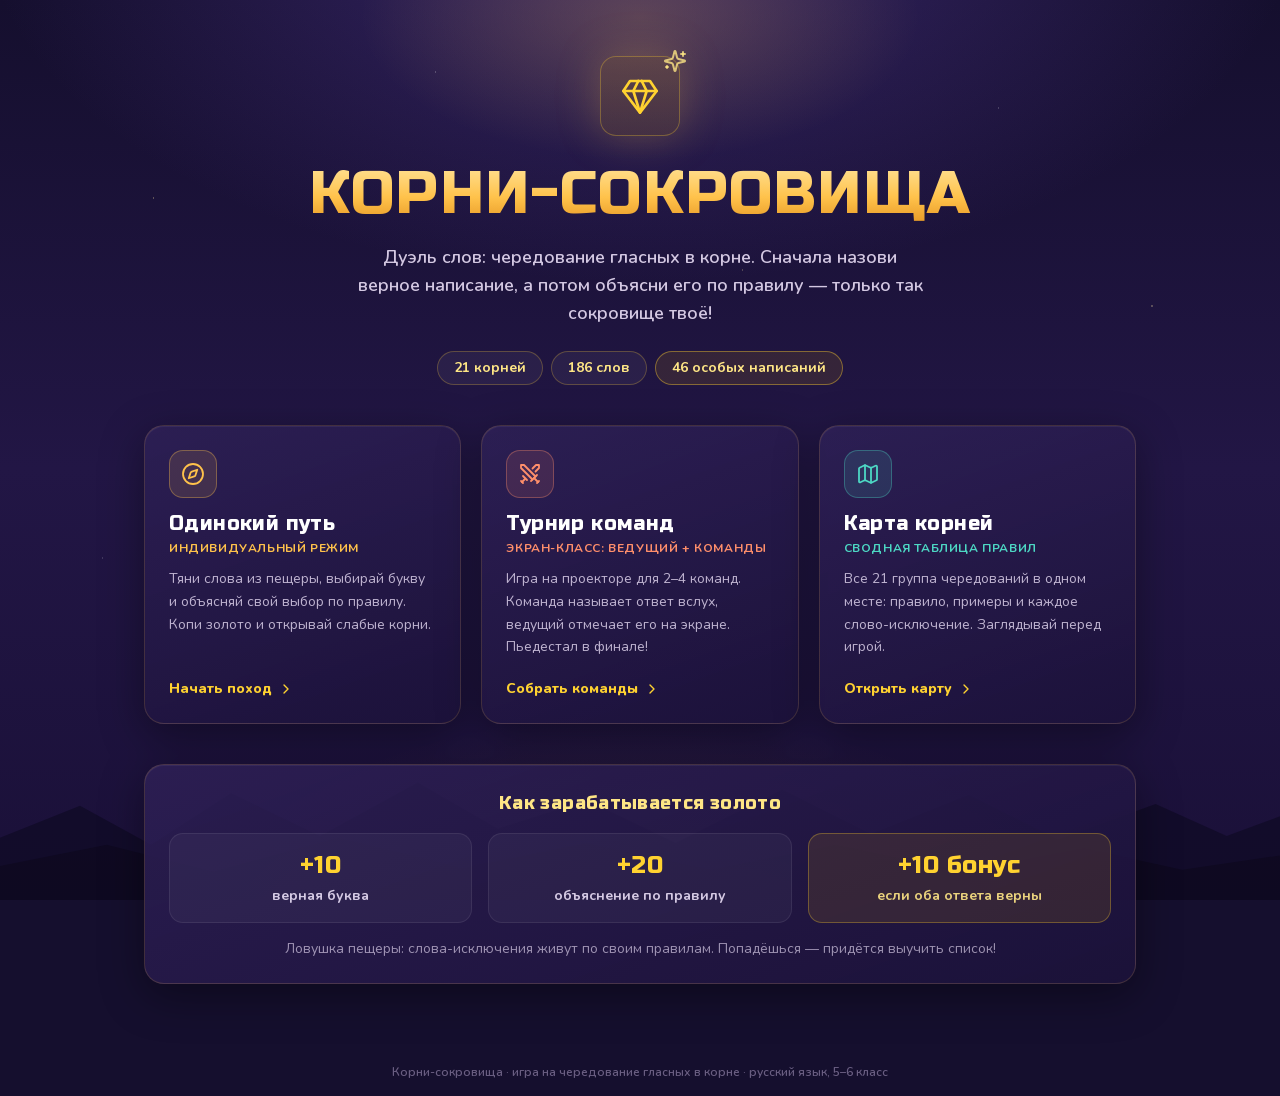
<file: index.html>
<!DOCTYPE html><!--N1D385mVs7qxExQ6C_54n--><html lang="ru"><head><meta charSet="utf-8"/><meta name="viewport" content="width=device-width, initial-scale=1"/><link rel="preload" href="./assets/static/media/07454f8ad8aaac57-s.p.fc65572f.woff2" as="font" crossorigin="" type="font/woff2"/><link rel="preload" href="./assets/static/media/3601f32897df77ee-s.p.2ad5c29d.woff2" as="font" crossorigin="" type="font/woff2"/><link rel="preload" href="./assets/static/media/7f11d98043fdedc9-s.p.317fa95e.woff2" as="font" crossorigin="" type="font/woff2"/><link rel="preload" href="./assets/static/media/803974e4127973f0-s.p.32654a7e.woff2" as="font" crossorigin="" type="font/woff2"/><link rel="stylesheet" href="./assets/static/chunks/d63e842f41d504e6.css" data-precedence="next"/><link rel="stylesheet" href="./assets/static/chunks/34ca2f96334d3ac6.css" data-precedence="next"/><link rel="preload" as="script" fetchPriority="low" href="./assets/static/chunks/4b9eae0c8dc7e975.js"/><script src="./assets/static/chunks/771dedee3f5e1621.js" async=""></script><script src="./assets/static/chunks/36eb040fd7f092fc.js" async=""></script><script src="./assets/static/chunks/turbopack-e3e8138d27de4643.js" async=""></script><script src="./assets/static/chunks/2f236954d6a65e12.js" async=""></script><script src="./assets/static/chunks/c62869b6d74c6eb3.js" async=""></script><meta name="next-size-adjust" content=""/><meta name="theme-color" content="#150f2e"/><title>Корни-сокровища — игра на чередование гласных</title><meta name="description" content="Приключенческая игра по русскому языку: корни с чередованием, слова-исключения и объяснения по правилу. Одиночный и командный режимы для 5–6 класса."/><meta name="keywords" content="русский язык,чередование корней,игра,5 класс,6 класс,орфография"/><link rel="icon" href="./logo.svg"/><script src="./assets/static/chunks/664adc71bc2617c2.js" noModule=""></script></head><body class="russo_one_83693752-module__iCpjAG__variable nunito_acdf884b-module__U7l2kq__variable antialiased"><div hidden=""><!--$--><!--/$--></div><div class="relative flex min-h-screen flex-col"><div aria-hidden="true" class="pointer-events-none fixed inset-0 overflow-hidden"><div class="absolute inset-0" style="background:radial-gradient(1100px 620px at 50% -10%, rgba(93, 63, 166, 0.5), transparent 60%),radial-gradient(900px 540px at 50% 112%, rgba(245, 166, 35, 0.14), transparent 55%),linear-gradient(180deg, #150f2e 0%, #221645 52%, #1a1038 100%)"></div><div class="anim-glow absolute -top-32 left-1/2 h-72 w-[560px] -translate-x-1/2 rounded-full" style="background:radial-gradient(closest-side, rgba(255,194,75,0.22), transparent)"></div><div class="absolute inset-0 opacity-60" style="background-image:radial-gradient(1.4px 1.4px at 12% 22%, rgba(255,233,168,.5) 50%, transparent 51%),radial-gradient(1.2px 1.2px at 34% 8%, rgba(255,255,255,.35) 50%, transparent 51%),radial-gradient(1.6px 1.6px at 58% 30%, rgba(255,233,168,.4) 50%, transparent 51%),radial-gradient(1.2px 1.2px at 78% 12%, rgba(255,255,255,.3) 50%, transparent 51%),radial-gradient(1.8px 1.8px at 90% 34%, rgba(255,233,168,.45) 50%, transparent 51%),radial-gradient(1.2px 1.2px at 8% 62%, rgba(255,255,255,.25) 50%, transparent 51%),radial-gradient(1.6px 1.6px at 70% 70%, rgba(255,233,168,.3) 50%, transparent 51%)"></div><span class="dust-particle" style="left:72.1%;width:5px;height:5px;animation-duration:14.6s;animation-delay:-22.1s;opacity:0.55"></span><span class="dust-particle" style="left:55.9%;width:5px;height:5px;animation-duration:19.7s;animation-delay:-11.1s;opacity:0.71"></span><span class="dust-particle" style="left:45.8%;width:5px;height:5px;animation-duration:28.1s;animation-delay:-5.4s;opacity:0.64"></span><span class="dust-particle" style="left:29.1%;width:3px;height:3px;animation-duration:17.1s;animation-delay:-4.3s;opacity:0.39"></span><span class="dust-particle" style="left:79.8%;width:8px;height:8px;animation-duration:28.6s;animation-delay:-23.5s;opacity:0.46"></span><span class="dust-particle" style="left:73.3%;width:4px;height:4px;animation-duration:24.4s;animation-delay:-8.1s;opacity:0.71"></span><span class="dust-particle" style="left:50.3%;width:5px;height:5px;animation-duration:26.1s;animation-delay:-4.6s;opacity:0.60"></span><span class="dust-particle" style="left:52.2%;width:6px;height:6px;animation-duration:15.1s;animation-delay:-12.5s;opacity:0.72"></span><span class="dust-particle" style="left:52.0%;width:6px;height:6px;animation-duration:24.8s;animation-delay:-1.6s;opacity:0.38"></span><span class="dust-particle" style="left:5.8%;width:6px;height:6px;animation-duration:29.0s;animation-delay:-12.4s;opacity:0.40"></span><span class="dust-particle" style="left:58.5%;width:4px;height:4px;animation-duration:23.2s;animation-delay:-8.9s;opacity:0.38"></span><span class="dust-particle" style="left:60.2%;width:8px;height:8px;animation-duration:22.7s;animation-delay:-3.5s;opacity:0.37"></span><span class="dust-particle" style="left:40.9%;width:8px;height:8px;animation-duration:24.1s;animation-delay:-18.6s;opacity:0.45"></span><span class="dust-particle" style="left:82.1%;width:4px;height:4px;animation-duration:23.9s;animation-delay:-4.6s;opacity:0.57"></span><span class="dust-particle" style="left:35.4%;width:6px;height:6px;animation-duration:29.4s;animation-delay:-12.9s;opacity:0.57"></span><span class="dust-particle" style="left:42.9%;width:3px;height:3px;animation-duration:28.6s;animation-delay:-21.5s;opacity:0.52"></span><span class="dust-particle" style="left:25.9%;width:8px;height:8px;animation-duration:14.5s;animation-delay:-22.3s;opacity:0.51"></span><span class="dust-particle" style="left:94.8%;width:6px;height:6px;animation-duration:27.1s;animation-delay:-3.3s;opacity:0.73"></span><span class="dust-particle" style="left:69.3%;width:5px;height:5px;animation-duration:28.4s;animation-delay:-23.3s;opacity:0.39"></span><span class="dust-particle" style="left:83.6%;width:6px;height:6px;animation-duration:19.1s;animation-delay:-17.6s;opacity:0.68"></span><span class="dust-particle" style="left:82.4%;width:5px;height:5px;animation-duration:16.4s;animation-delay:-3.1s;opacity:0.66"></span><span class="dust-particle" style="left:8.0%;width:5px;height:5px;animation-duration:30.0s;animation-delay:-4.2s;opacity:0.74"></span><span class="dust-particle" style="left:61.8%;width:3px;height:3px;animation-duration:23.5s;animation-delay:-10.0s;opacity:0.66"></span><span class="dust-particle" style="left:89.9%;width:7px;height:7px;animation-duration:25.7s;animation-delay:-19.3s;opacity:0.69"></span><span class="dust-particle" style="left:25.0%;width:5px;height:5px;animation-duration:23.7s;animation-delay:-2.5s;opacity:0.59"></span><span class="dust-particle" style="left:74.5%;width:4px;height:4px;animation-duration:26.1s;animation-delay:-20.2s;opacity:0.51"></span><svg class="absolute bottom-0 left-0 w-full opacity-70" viewBox="0 0 1440 190" preserveAspectRatio="none" fill="none"><path d="M0 190 L0 120 L90 84 L170 128 L260 70 L360 118 L470 58 L560 110 L660 78 L760 126 L880 66 L980 116 L1090 72 L1190 122 L1300 82 L1380 118 L1440 96 L1440 190 Z" fill="#0f0a24"></path><path d="M0 190 L0 152 L120 128 L240 158 L380 120 L520 154 L660 126 L800 156 L940 128 L1080 158 L1220 132 L1330 156 L1440 140 L1440 190 Z" fill="#0a0718"></path></svg></div><main class="relative z-10 flex-1"><div class="mx-auto flex w-full max-w-5xl flex-col items-center px-4 py-10 sm:py-14"><div class="anim-draw flex flex-col items-center text-center"><div class="anim-float relative mb-5 flex h-20 w-20 items-center justify-center rounded-2xl border border-amber-300/30 bg-amber-400/10 shadow-[0_0_44px_rgba(255,194,75,0.25)]"><svg xmlns="http://www.w3.org/2000/svg" width="24" height="24" viewBox="0 0 24 24" fill="none" stroke="currentColor" stroke-width="1.6" stroke-linecap="round" stroke-linejoin="round" class="lucide lucide-gem h-10 w-10 text-amber-300" aria-hidden="true"><path d="M6 3h12l4 6-10 13L2 9Z"></path><path d="M11 3 8 9l4 13 4-13-3-6"></path><path d="M2 9h20"></path></svg><svg xmlns="http://www.w3.org/2000/svg" width="24" height="24" viewBox="0 0 24 24" fill="none" stroke="currentColor" stroke-width="2" stroke-linecap="round" stroke-linejoin="round" class="lucide lucide-sparkles absolute -right-2 -top-2 h-6 w-6 text-amber-200/80" aria-hidden="true"><path d="M9.937 15.5A2 2 0 0 0 8.5 14.063l-6.135-1.582a.5.5 0 0 1 0-.962L8.5 9.936A2 2 0 0 0 9.937 8.5l1.582-6.135a.5.5 0 0 1 .963 0L14.063 8.5A2 2 0 0 0 15.5 9.937l6.135 1.581a.5.5 0 0 1 0 .964L15.5 14.063a2 2 0 0 0-1.437 1.437l-1.582 6.135a.5.5 0 0 1-.963 0z"></path><path d="M20 3v4"></path><path d="M22 5h-4"></path><path d="M4 17v2"></path><path d="M5 18H3"></path></svg></div><h1 class="font-title gold-text text-4xl leading-tight sm:text-6xl">КОРНИ-СОКРОВИЩА</h1><p class="mt-3 max-w-xl text-base font-semibold text-purple-100/85 sm:text-lg">Дуэль слов: чередование гласных в корне. Сначала назови верное написание, а потом объясни его по правилу — только так сокровище твоё!</p></div><div class="anim-draw mt-6 flex flex-wrap items-center justify-center gap-2 text-sm font-bold"><span class="rounded-full border border-amber-300/25 bg-white/5 px-4 py-1.5 text-amber-200">21<!-- --> корней</span><span class="rounded-full border border-amber-300/25 bg-white/5 px-4 py-1.5 text-amber-200">186<!-- --> слов</span><span class="rounded-full border border-amber-300/40 bg-amber-400/10 px-4 py-1.5 text-amber-200">46<!-- --> особых написаний</span></div><div class="mt-10 grid w-full gap-5 md:grid-cols-3"><button class="mode-card cave-panel group flex flex-col items-start gap-3 p-6 text-left" style="animation-delay:0ms"><span class="flex h-12 w-12 items-center justify-center rounded-xl" style="background:#ffc24b1f;border:1px solid #ffc24b55"><svg xmlns="http://www.w3.org/2000/svg" width="24" height="24" viewBox="0 0 24 24" fill="none" stroke="currentColor" stroke-width="1.8" stroke-linecap="round" stroke-linejoin="round" class="lucide lucide-compass h-6 w-6" aria-hidden="true" style="color:#ffc24b"><path d="m16.24 7.76-1.804 5.411a2 2 0 0 1-1.265 1.265L7.76 16.24l1.804-5.411a2 2 0 0 1 1.265-1.265z"></path><circle cx="12" cy="12" r="10"></circle></svg></span><span><span class="font-title block text-xl text-white">Одинокий путь</span><span class="mt-0.5 block text-xs font-bold uppercase tracking-wider" style="color:#ffc24b">Индивидуальный режим</span></span><span class="text-sm leading-relaxed text-purple-100/75">Тяни слова из пещеры, выбирай букву и объясняй свой выбор по правилу. Копи золото и открывай слабые корни.</span><span class="mt-auto inline-flex items-center gap-1.5 pt-2 text-sm font-extrabold text-amber-300">Начать поход<svg xmlns="http://www.w3.org/2000/svg" width="24" height="24" viewBox="0 0 24 24" fill="none" stroke="currentColor" stroke-width="2" stroke-linecap="round" stroke-linejoin="round" class="lucide lucide-chevron-right h-4 w-4 transition-transform group-hover:translate-x-1" aria-hidden="true"><path d="m9 18 6-6-6-6"></path></svg></span></button><button class="mode-card cave-panel group flex flex-col items-start gap-3 p-6 text-left" style="animation-delay:90ms"><span class="flex h-12 w-12 items-center justify-center rounded-xl" style="background:#ff8f6b1f;border:1px solid #ff8f6b55"><svg xmlns="http://www.w3.org/2000/svg" width="24" height="24" viewBox="0 0 24 24" fill="none" stroke="currentColor" stroke-width="1.8" stroke-linecap="round" stroke-linejoin="round" class="lucide lucide-swords h-6 w-6" aria-hidden="true" style="color:#ff8f6b"><polyline points="14.5 17.5 3 6 3 3 6 3 17.5 14.5"></polyline><line x1="13" x2="19" y1="19" y2="13"></line><line x1="16" x2="20" y1="16" y2="20"></line><line x1="19" x2="21" y1="21" y2="19"></line><polyline points="14.5 6.5 18 3 21 3 21 6 17.5 9.5"></polyline><line x1="5" x2="9" y1="14" y2="18"></line><line x1="7" x2="4" y1="17" y2="20"></line><line x1="3" x2="5" y1="19" y2="21"></line></svg></span><span><span class="font-title block text-xl text-white">Турнир команд</span><span class="mt-0.5 block text-xs font-bold uppercase tracking-wider" style="color:#ff8f6b">Экран-класс: ведущий + команды</span></span><span class="text-sm leading-relaxed text-purple-100/75">Игра на проекторе для 2–4 команд. Команда называет ответ вслух, ведущий отмечает его на экране. Пьедестал в финале!</span><span class="mt-auto inline-flex items-center gap-1.5 pt-2 text-sm font-extrabold text-amber-300">Собрать команды<svg xmlns="http://www.w3.org/2000/svg" width="24" height="24" viewBox="0 0 24 24" fill="none" stroke="currentColor" stroke-width="2" stroke-linecap="round" stroke-linejoin="round" class="lucide lucide-chevron-right h-4 w-4 transition-transform group-hover:translate-x-1" aria-hidden="true"><path d="m9 18 6-6-6-6"></path></svg></span></button><button class="mode-card cave-panel group flex flex-col items-start gap-3 p-6 text-left" style="animation-delay:180ms"><span class="flex h-12 w-12 items-center justify-center rounded-xl" style="background:#4dd8c41f;border:1px solid #4dd8c455"><svg xmlns="http://www.w3.org/2000/svg" width="24" height="24" viewBox="0 0 24 24" fill="none" stroke="currentColor" stroke-width="1.8" stroke-linecap="round" stroke-linejoin="round" class="lucide lucide-map h-6 w-6" aria-hidden="true" style="color:#4dd8c4"><path d="M14.106 5.553a2 2 0 0 0 1.788 0l3.659-1.83A1 1 0 0 1 21 4.619v12.764a1 1 0 0 1-.553.894l-4.553 2.277a2 2 0 0 1-1.788 0l-4.212-2.106a2 2 0 0 0-1.788 0l-3.659 1.83A1 1 0 0 1 3 19.381V6.618a1 1 0 0 1 .553-.894l4.553-2.277a2 2 0 0 1 1.788 0z"></path><path d="M15 5.764v15"></path><path d="M9 3.236v15"></path></svg></span><span><span class="font-title block text-xl text-white">Карта корней</span><span class="mt-0.5 block text-xs font-bold uppercase tracking-wider" style="color:#4dd8c4">Сводная таблица правил</span></span><span class="text-sm leading-relaxed text-purple-100/75">Все 21 группа чередований в одном месте: правило, примеры и каждое слово-исключение. Заглядывай перед игрой.</span><span class="mt-auto inline-flex items-center gap-1.5 pt-2 text-sm font-extrabold text-amber-300">Открыть карту<svg xmlns="http://www.w3.org/2000/svg" width="24" height="24" viewBox="0 0 24 24" fill="none" stroke="currentColor" stroke-width="2" stroke-linecap="round" stroke-linejoin="round" class="lucide lucide-chevron-right h-4 w-4 transition-transform group-hover:translate-x-1" aria-hidden="true"><path d="m9 18 6-6-6-6"></path></svg></span></button></div><div class="cave-panel mt-10 w-full p-6"><h2 class="font-title mb-4 text-center text-lg text-amber-200">Как зарабатывается золото</h2><div class="grid gap-4 text-center sm:grid-cols-3"><div class="rounded-xl border border-white/8 bg-white/4 p-4"><div class="font-title text-2xl text-amber-300">+10</div><div class="mt-1 text-sm font-bold text-purple-100/85">верная буква</div></div><div class="rounded-xl border border-white/8 bg-white/4 p-4"><div class="font-title text-2xl text-amber-300">+20</div><div class="mt-1 text-sm font-bold text-purple-100/85">объяснение по правилу</div></div><div class="rounded-xl border border-amber-300/30 bg-amber-400/10 p-4"><div class="font-title text-2xl text-amber-300">+10 бонус</div><div class="mt-1 text-sm font-bold text-amber-200/90">если оба ответа верны</div></div></div><p class="mt-4 text-center text-sm text-purple-100/60">Ловушка пещеры: слова-исключения живут по своим правилам. Попадёшься — придётся выучить список!</p></div></div></main><footer class="relative z-10 mt-auto pb-4 pt-6 text-center text-xs font-semibold text-purple-200/40">Корни-сокровища · игра на чередование гласных в корне · русский язык, 5–6 класс</footer></div><!--$--><!--/$--><script src="./assets/static/chunks/4b9eae0c8dc7e975.js" id="_R_" async=""></script><script>(self.__next_f=self.__next_f||[]).push([0])</script><script>self.__next_f.push([1,"1:\"$Sreact.fragment\"\n2:I[39756,[\"./assets/static/chunks/2f236954d6a65e12.js\"],\"default\"]\n3:I[37457,[\"./assets/static/chunks/2f236954d6a65e12.js\"],\"default\"]\n4:I[47257,[\"./assets/static/chunks/2f236954d6a65e12.js\"],\"ClientPageRoot\"]\n5:I[53386,[\"./assets/static/chunks/c62869b6d74c6eb3.js\"],\"default\"]\n8:I[97367,[\"./assets/static/chunks/2f236954d6a65e12.js\"],\"OutletBoundary\"]\n9:\"$Sreact.suspense\"\nb:I[97367,[\"./assets/static/chunks/2f236954d6a65e12.js\"],\"ViewportBoundary\"]\nd:I[97367,[\"./assets/static/chunks/2f236954d6a65e12.js\"],\"MetadataBoundary\"]\nf:I[68027,[\"./assets/static/chunks/2f236954d6a65e12.js\"],\"default\"]\n:HL[\"./assets/static/chunks/d63e842f41d504e6.css\",\"style\"]\n:HL[\"./assets/static/chunks/34ca2f96334d3ac6.css\",\"style\"]\n:HL[\"./assets/static/media/07454f8ad8aaac57-s.p.fc65572f.woff2\",\"font\",{\"crossOrigin\":\"\",\"type\":\"font/woff2\"}]\n:HL[\"./assets/static/media/3601f32897df77ee-s.p.2ad5c29d.woff2\",\"font\",{\"crossOrigin\":\"\",\"type\":\"font/woff2\"}]\n:HL[\"./assets/static/media/7f11d98043fdedc9-s.p.317fa95e.woff2\",\"font\",{\"crossOrigin\":\"\",\"type\":\"font/woff2\"}]\n:HL[\"./assets/static/media/803974e4127973f0-s.p.32654a7e.woff2\",\"font\",{\"crossOrigin\":\"\",\"type\":\"font/woff2\"}]\n"])</script><script>self.__next_f.push([1,"0:{\"P\":null,\"b\":\"N1D385mVs7qxExQ6C_54n\",\"c\":[\"\",\"\"],\"q\":\"\",\"i\":false,\"f\":[[[\"\",{\"children\":[\"__PAGE__\",{}]},\"$undefined\",\"$undefined\",true],[[\"$\",\"$1\",\"c\",{\"children\":[[[\"$\",\"link\",\"0\",{\"rel\":\"stylesheet\",\"href\":\"./assets/static/chunks/d63e842f41d504e6.css\",\"precedence\":\"next\",\"crossOrigin\":\"$undefined\",\"nonce\":\"$undefined\"}],[\"$\",\"link\",\"1\",{\"rel\":\"stylesheet\",\"href\":\"./assets/static/chunks/34ca2f96334d3ac6.css\",\"precedence\":\"next\",\"crossOrigin\":\"$undefined\",\"nonce\":\"$undefined\"}]],[\"$\",\"html\",null,{\"lang\":\"ru\",\"suppressHydrationWarning\":true,\"children\":[\"$\",\"body\",null,{\"className\":\"russo_one_83693752-module__iCpjAG__variable nunito_acdf884b-module__U7l2kq__variable antialiased\",\"children\":[\"$\",\"$L2\",null,{\"parallelRouterKey\":\"children\",\"error\":\"$undefined\",\"errorStyles\":\"$undefined\",\"errorScripts\":\"$undefined\",\"template\":[\"$\",\"$L3\",null,{}],\"templateStyles\":\"$undefined\",\"templateScripts\":\"$undefined\",\"notFound\":[[[\"$\",\"title\",null,{\"children\":\"404: This page could not be found.\"}],[\"$\",\"div\",null,{\"style\":{\"fontFamily\":\"system-ui,\\\"Segoe UI\\\",Roboto,Helvetica,Arial,sans-serif,\\\"Apple Color Emoji\\\",\\\"Segoe UI Emoji\\\"\",\"height\":\"100vh\",\"textAlign\":\"center\",\"display\":\"flex\",\"flexDirection\":\"column\",\"alignItems\":\"center\",\"justifyContent\":\"center\"},\"children\":[\"$\",\"div\",null,{\"children\":[[\"$\",\"style\",null,{\"dangerouslySetInnerHTML\":{\"__html\":\"body{color:#000;background:#fff;margin:0}.next-error-h1{border-right:1px solid rgba(0,0,0,.3)}@media (prefers-color-scheme:dark){body{color:#fff;background:#000}.next-error-h1{border-right:1px solid rgba(255,255,255,.3)}}\"}}],[\"$\",\"h1\",null,{\"className\":\"next-error-h1\",\"style\":{\"display\":\"inline-block\",\"margin\":\"0 20px 0 0\",\"padding\":\"0 23px 0 0\",\"fontSize\":24,\"fontWeight\":500,\"verticalAlign\":\"top\",\"lineHeight\":\"49px\"},\"children\":404}],[\"$\",\"div\",null,{\"style\":{\"display\":\"inline-block\"},\"children\":[\"$\",\"h2\",null,{\"style\":{\"fontSize\":14,\"fontWeight\":400,\"lineHeight\":\"49px\",\"margin\":0},\"children\":\"This page could not be found.\"}]}]]}]}]],[]],\"forbidden\":\"$undefined\",\"unauthorized\":\"$undefined\"}]}]}]]}],{\"children\":[[\"$\",\"$1\",\"c\",{\"children\":[[\"$\",\"$L4\",null,{\"Component\":\"$5\",\"serverProvidedParams\":{\"searchParams\":{},\"params\":{},\"promises\":[\"$@6\",\"$@7\"]}}],[[\"$\",\"script\",\"script-0\",{\"src\":\"./assets/static/chunks/c62869b6d74c6eb3.js\",\"async\":true,\"nonce\":\"$undefined\"}]],[\"$\",\"$L8\",null,{\"children\":[\"$\",\"$9\",null,{\"name\":\"Next.MetadataOutlet\",\"children\":\"$@a\"}]}]]}],{},null,false,false]},null,false,false],[\"$\",\"$1\",\"h\",{\"children\":[null,[\"$\",\"$Lb\",null,{\"children\":\"$Lc\"}],[\"$\",\"div\",null,{\"hidden\":true,\"children\":[\"$\",\"$Ld\",null,{\"children\":[\"$\",\"$9\",null,{\"name\":\"Next.Metadata\",\"children\":\"$Le\"}]}]}],[\"$\",\"meta\",null,{\"name\":\"next-size-adjust\",\"content\":\"\"}]]}],false]],\"m\":\"$undefined\",\"G\":[\"$f\",[]],\"S\":true}\n"])</script><script>self.__next_f.push([1,"6:{}\n7:\"$0:f:0:1:1:children:0:props:children:0:props:serverProvidedParams:params\"\n"])</script><script>self.__next_f.push([1,"c:[[\"$\",\"meta\",\"0\",{\"charSet\":\"utf-8\"}],[\"$\",\"meta\",\"1\",{\"name\":\"viewport\",\"content\":\"width=device-width, initial-scale=1\"}],[\"$\",\"meta\",\"2\",{\"name\":\"theme-color\",\"content\":\"#150f2e\"}]]\n"])</script><script>self.__next_f.push([1,"10:I[27201,[\"./assets/static/chunks/2f236954d6a65e12.js\"],\"IconMark\"]\na:null\ne:[[\"$\",\"title\",\"0\",{\"children\":\"Корни-сокровища — игра на чередование гласных\"}],[\"$\",\"meta\",\"1\",{\"name\":\"description\",\"content\":\"Приключенческая игра по русскому языку: корни с чередованием, слова-исключения и объяснения по правилу. Одиночный и командный режимы для 5–6 класса.\"}],[\"$\",\"meta\",\"2\",{\"name\":\"keywords\",\"content\":\"русский язык,чередование корней,игра,5 класс,6 класс,орфография\"}],[\"$\",\"link\",\"3\",{\"rel\":\"icon\",\"href\":\"./logo.svg\"}],[\"$\",\"$L10\",\"4\",{}]]\n"])</script></body></html>
</file>
<file: assets/static/chunks/d63e842f41d504e6.css>
@font-face{font-family:Russo One;font-style:normal;font-weight:400;font-display:swap;src:url(../media/803974e4127973f0-s.p.32654a7e.woff2)format("woff2");unicode-range:U+301,U+400-45F,U+490-491,U+4B0-4B1,U+2116}@font-face{font-family:Russo One;font-style:normal;font-weight:400;font-display:swap;src:url(../media/4c6c4e3ac6c6a74a-s.d4527ff7.woff2)format("woff2");unicode-range:U+100-2BA,U+2BD-2C5,U+2C7-2CC,U+2CE-2D7,U+2DD-2FF,U+304,U+308,U+329,U+1D00-1DBF,U+1E00-1E9F,U+1EF2-1EFF,U+2020,U+20A0-20AB,U+20AD-20C4,U+2113,U+2C60-2C7F,U+A720-A7FF}@font-face{font-family:Russo One;font-style:normal;font-weight:400;font-display:swap;src:url(../media/3601f32897df77ee-s.p.2ad5c29d.woff2)format("woff2");unicode-range:U+??,U+131,U+152-153,U+2BB-2BC,U+2C6,U+2DA,U+2DC,U+304,U+308,U+329,U+2000-206F,U+20AC,U+2122,U+2191,U+2193,U+2212,U+2215,U+FEFF,U+FFFD}@font-face{font-family:Russo One Fallback;src:local(Arial);ascent-override:80.0%;descent-override:24.1%;line-gap-override:0.0%;size-adjust:115.75%}.russo_one_83693752-module__iCpjAG__className{font-family:Russo One,Russo One Fallback;font-style:normal;font-weight:400}.russo_one_83693752-module__iCpjAG__variable{--font-title:"Russo One","Russo One Fallback"}
@font-face{font-family:Nunito;font-style:normal;font-weight:400;font-display:swap;src:url(../media/224e262ef877bfa4-s.753dfc0d.woff2)format("woff2");unicode-range:U+460-52F,U+1C80-1C8A,U+20B4,U+2DE0-2DFF,U+A640-A69F,U+FE2E-FE2F}@font-face{font-family:Nunito;font-style:normal;font-weight:400;font-display:swap;src:url(../media/7f11d98043fdedc9-s.p.317fa95e.woff2)format("woff2");unicode-range:U+301,U+400-45F,U+490-491,U+4B0-4B1,U+2116}@font-face{font-family:Nunito;font-style:normal;font-weight:400;font-display:swap;src:url(../media/e6d00ff86ef9e699-s.51ae28b9.woff2)format("woff2");unicode-range:U+102-103,U+110-111,U+128-129,U+168-169,U+1A0-1A1,U+1AF-1B0,U+300-301,U+303-304,U+308-309,U+323,U+329,U+1EA0-1EF9,U+20AB}@font-face{font-family:Nunito;font-style:normal;font-weight:400;font-display:swap;src:url(../media/d8cb5ab3660140cd-s.3379eac0.woff2)format("woff2");unicode-range:U+100-2BA,U+2BD-2C5,U+2C7-2CC,U+2CE-2D7,U+2DD-2FF,U+304,U+308,U+329,U+1D00-1DBF,U+1E00-1E9F,U+1EF2-1EFF,U+2020,U+20A0-20AB,U+20AD-20C4,U+2113,U+2C60-2C7F,U+A720-A7FF}@font-face{font-family:Nunito;font-style:normal;font-weight:400;font-display:swap;src:url(../media/07454f8ad8aaac57-s.p.fc65572f.woff2)format("woff2");unicode-range:U+??,U+131,U+152-153,U+2BB-2BC,U+2C6,U+2DA,U+2DC,U+304,U+308,U+329,U+2000-206F,U+20AC,U+2122,U+2191,U+2193,U+2212,U+2215,U+FEFF,U+FFFD}@font-face{font-family:Nunito;font-style:normal;font-weight:600;font-display:swap;src:url(../media/224e262ef877bfa4-s.753dfc0d.woff2)format("woff2");unicode-range:U+460-52F,U+1C80-1C8A,U+20B4,U+2DE0-2DFF,U+A640-A69F,U+FE2E-FE2F}@font-face{font-family:Nunito;font-style:normal;font-weight:600;font-display:swap;src:url(../media/7f11d98043fdedc9-s.p.317fa95e.woff2)format("woff2");unicode-range:U+301,U+400-45F,U+490-491,U+4B0-4B1,U+2116}@font-face{font-family:Nunito;font-style:normal;font-weight:600;font-display:swap;src:url(../media/e6d00ff86ef9e699-s.51ae28b9.woff2)format("woff2");unicode-range:U+102-103,U+110-111,U+128-129,U+168-169,U+1A0-1A1,U+1AF-1B0,U+300-301,U+303-304,U+308-309,U+323,U+329,U+1EA0-1EF9,U+20AB}@font-face{font-family:Nunito;font-style:normal;font-weight:600;font-display:swap;src:url(../media/d8cb5ab3660140cd-s.3379eac0.woff2)format("woff2");unicode-range:U+100-2BA,U+2BD-2C5,U+2C7-2CC,U+2CE-2D7,U+2DD-2FF,U+304,U+308,U+329,U+1D00-1DBF,U+1E00-1E9F,U+1EF2-1EFF,U+2020,U+20A0-20AB,U+20AD-20C4,U+2113,U+2C60-2C7F,U+A720-A7FF}@font-face{font-family:Nunito;font-style:normal;font-weight:600;font-display:swap;src:url(../media/07454f8ad8aaac57-s.p.fc65572f.woff2)format("woff2");unicode-range:U+??,U+131,U+152-153,U+2BB-2BC,U+2C6,U+2DA,U+2DC,U+304,U+308,U+329,U+2000-206F,U+20AC,U+2122,U+2191,U+2193,U+2212,U+2215,U+FEFF,U+FFFD}@font-face{font-family:Nunito;font-style:normal;font-weight:700;font-display:swap;src:url(../media/224e262ef877bfa4-s.753dfc0d.woff2)format("woff2");unicode-range:U+460-52F,U+1C80-1C8A,U+20B4,U+2DE0-2DFF,U+A640-A69F,U+FE2E-FE2F}@font-face{font-family:Nunito;font-style:normal;font-weight:700;font-display:swap;src:url(../media/7f11d98043fdedc9-s.p.317fa95e.woff2)format("woff2");unicode-range:U+301,U+400-45F,U+490-491,U+4B0-4B1,U+2116}@font-face{font-family:Nunito;font-style:normal;font-weight:700;font-display:swap;src:url(../media/e6d00ff86ef9e699-s.51ae28b9.woff2)format("woff2");unicode-range:U+102-103,U+110-111,U+128-129,U+168-169,U+1A0-1A1,U+1AF-1B0,U+300-301,U+303-304,U+308-309,U+323,U+329,U+1EA0-1EF9,U+20AB}@font-face{font-family:Nunito;font-style:normal;font-weight:700;font-display:swap;src:url(../media/d8cb5ab3660140cd-s.3379eac0.woff2)format("woff2");unicode-range:U+100-2BA,U+2BD-2C5,U+2C7-2CC,U+2CE-2D7,U+2DD-2FF,U+304,U+308,U+329,U+1D00-1DBF,U+1E00-1E9F,U+1EF2-1EFF,U+2020,U+20A0-20AB,U+20AD-20C4,U+2113,U+2C60-2C7F,U+A720-A7FF}@font-face{font-family:Nunito;font-style:normal;font-weight:700;font-display:swap;src:url(../media/07454f8ad8aaac57-s.p.fc65572f.woff2)format("woff2");unicode-range:U+??,U+131,U+152-153,U+2BB-2BC,U+2C6,U+2DA,U+2DC,U+304,U+308,U+329,U+2000-206F,U+20AC,U+2122,U+2191,U+2193,U+2212,U+2215,U+FEFF,U+FFFD}@font-face{font-family:Nunito;font-style:normal;font-weight:800;font-display:swap;src:url(../media/224e262ef877bfa4-s.753dfc0d.woff2)format("woff2");unicode-range:U+460-52F,U+1C80-1C8A,U+20B4,U+2DE0-2DFF,U+A640-A69F,U+FE2E-FE2F}@font-face{font-family:Nunito;font-style:normal;font-weight:800;font-display:swap;src:url(../media/7f11d98043fdedc9-s.p.317fa95e.woff2)format("woff2");unicode-range:U+301,U+400-45F,U+490-491,U+4B0-4B1,U+2116}@font-face{font-family:Nunito;font-style:normal;font-weight:800;font-display:swap;src:url(../media/e6d00ff86ef9e699-s.51ae28b9.woff2)format("woff2");unicode-range:U+102-103,U+110-111,U+128-129,U+168-169,U+1A0-1A1,U+1AF-1B0,U+300-301,U+303-304,U+308-309,U+323,U+329,U+1EA0-1EF9,U+20AB}@font-face{font-family:Nunito;font-style:normal;font-weight:800;font-display:swap;src:url(../media/d8cb5ab3660140cd-s.3379eac0.woff2)format("woff2");unicode-range:U+100-2BA,U+2BD-2C5,U+2C7-2CC,U+2CE-2D7,U+2DD-2FF,U+304,U+308,U+329,U+1D00-1DBF,U+1E00-1E9F,U+1EF2-1EFF,U+2020,U+20A0-20AB,U+20AD-20C4,U+2113,U+2C60-2C7F,U+A720-A7FF}@font-face{font-family:Nunito;font-style:normal;font-weight:800;font-display:swap;src:url(../media/07454f8ad8aaac57-s.p.fc65572f.woff2)format("woff2");unicode-range:U+??,U+131,U+152-153,U+2BB-2BC,U+2C6,U+2DA,U+2DC,U+304,U+308,U+329,U+2000-206F,U+20AC,U+2122,U+2191,U+2193,U+2212,U+2215,U+FEFF,U+FFFD}@font-face{font-family:Nunito;font-style:normal;font-weight:900;font-display:swap;src:url(../media/224e262ef877bfa4-s.753dfc0d.woff2)format("woff2");unicode-range:U+460-52F,U+1C80-1C8A,U+20B4,U+2DE0-2DFF,U+A640-A69F,U+FE2E-FE2F}@font-face{font-family:Nunito;font-style:normal;font-weight:900;font-display:swap;src:url(../media/7f11d98043fdedc9-s.p.317fa95e.woff2)format("woff2");unicode-range:U+301,U+400-45F,U+490-491,U+4B0-4B1,U+2116}@font-face{font-family:Nunito;font-style:normal;font-weight:900;font-display:swap;src:url(../media/e6d00ff86ef9e699-s.51ae28b9.woff2)format("woff2");unicode-range:U+102-103,U+110-111,U+128-129,U+168-169,U+1A0-1A1,U+1AF-1B0,U+300-301,U+303-304,U+308-309,U+323,U+329,U+1EA0-1EF9,U+20AB}@font-face{font-family:Nunito;font-style:normal;font-weight:900;font-display:swap;src:url(../media/d8cb5ab3660140cd-s.3379eac0.woff2)format("woff2");unicode-range:U+100-2BA,U+2BD-2C5,U+2C7-2CC,U+2CE-2D7,U+2DD-2FF,U+304,U+308,U+329,U+1D00-1DBF,U+1E00-1E9F,U+1EF2-1EFF,U+2020,U+20A0-20AB,U+20AD-20C4,U+2113,U+2C60-2C7F,U+A720-A7FF}@font-face{font-family:Nunito;font-style:normal;font-weight:900;font-display:swap;src:url(../media/07454f8ad8aaac57-s.p.fc65572f.woff2)format("woff2");unicode-range:U+??,U+131,U+152-153,U+2BB-2BC,U+2C6,U+2DA,U+2DC,U+304,U+308,U+329,U+2000-206F,U+20AC,U+2122,U+2191,U+2193,U+2212,U+2215,U+FEFF,U+FFFD}@font-face{font-family:Nunito Fallback;src:local(Arial);ascent-override:99.71%;descent-override:34.82%;line-gap-override:0.0%;size-adjust:101.39%}.nunito_acdf884b-module__U7l2kq__className{font-family:Nunito,Nunito Fallback;font-style:normal}.nunito_acdf884b-module__U7l2kq__variable{--font-body:"Nunito","Nunito Fallback"}
</file>
<file: assets/static/chunks/34ca2f96334d3ac6.css>
@layer properties{@supports (((-webkit-hyphens:none)) and (not (margin-trim:inline))) or ((-moz-orient:inline) and (not (color:rgb(from red r g b)))){*,:before,:after,::backdrop{--tw-translate-x:0;--tw-translate-y:0;--tw-translate-z:0;--tw-rotate-x:initial;--tw-rotate-y:initial;--tw-rotate-z:initial;--tw-skew-x:initial;--tw-skew-y:initial;--tw-space-x-reverse:0;--tw-border-style:solid;--tw-leading:initial;--tw-font-weight:initial;--tw-tracking:initial;--tw-ordinal:initial;--tw-slashed-zero:initial;--tw-numeric-figure:initial;--tw-numeric-spacing:initial;--tw-numeric-fraction:initial;--tw-shadow:0 0 #0000;--tw-shadow-color:initial;--tw-shadow-alpha:100%;--tw-inset-shadow:0 0 #0000;--tw-inset-shadow-color:initial;--tw-inset-shadow-alpha:100%;--tw-ring-color:initial;--tw-ring-shadow:0 0 #0000;--tw-inset-ring-color:initial;--tw-inset-ring-shadow:0 0 #0000;--tw-ring-inset:initial;--tw-ring-offset-width:0px;--tw-ring-offset-color:#fff;--tw-ring-offset-shadow:0 0 #0000;--tw-outline-style:solid;--tw-duration:initial;--tw-ease:initial;--tw-content:"";--tw-animation-delay:0s;--tw-animation-direction:normal;--tw-animation-duration:initial;--tw-animation-fill-mode:none;--tw-animation-iteration-count:1;--tw-enter-blur:0;--tw-enter-opacity:1;--tw-enter-rotate:0;--tw-enter-scale:1;--tw-enter-translate-x:0;--tw-enter-translate-y:0;--tw-exit-blur:0;--tw-exit-opacity:1;--tw-exit-rotate:0;--tw-exit-scale:1;--tw-exit-translate-x:0;--tw-exit-translate-y:0}}}@layer theme{:root,:host{--color-red-50:#fef2f2;--color-red-100:#ffe2e2;--color-red-200:#ffcaca;--color-red-300:#ffa3a3;--color-red-400:#ff6568;--color-red-600:#e40014;--color-orange-200:#ffd7a8;--color-orange-300:#ffb96d;--color-orange-400:#ff8b1a;--color-amber-50:#fffbeb;--color-amber-100:#fef3c6;--color-amber-200:#fee685;--color-amber-300:#ffd236;--color-amber-400:#fcbb00;--color-amber-700:#b75000;--color-emerald-100:#d0fae5;--color-emerald-200:#a4f4cf;--color-emerald-300:#5ee9b5;--color-emerald-400:#00d294;--color-purple-50:#faf5ff;--color-purple-100:#f3e8ff;--color-purple-200:#e9d5ff;--color-black:#000;--color-white:#fff;--spacing:.25rem;--container-sm:24rem;--container-lg:32rem;--container-xl:36rem;--container-3xl:48rem;--container-4xl:56rem;--container-5xl:64rem;--text-xs:.75rem;--text-xs--line-height:calc(1/.75);--text-sm:.875rem;--text-sm--line-height:calc(1.25/.875);--text-base:1rem;--text-base--line-height:calc(1.5/1);--text-lg:1.125rem;--text-lg--line-height:calc(1.75/1.125);--text-xl:1.25rem;--text-xl--line-height:calc(1.75/1.25);--text-2xl:1.5rem;--text-2xl--line-height:calc(2/1.5);--text-3xl:1.875rem;--text-3xl--line-height:calc(2.25/1.875);--text-4xl:2.25rem;--text-4xl--line-height:calc(2.5/2.25);--text-6xl:3.75rem;--text-6xl--line-height:1;--font-weight-normal:400;--font-weight-medium:500;--font-weight-semibold:600;--font-weight-bold:700;--font-weight-extrabold:800;--font-weight-black:900;--tracking-tight:-.025em;--tracking-wider:.05em;--tracking-widest:.1em;--leading-tight:1.25;--leading-snug:1.375;--leading-relaxed:1.625;--radius-xs:.125rem;--radius-2xl:1rem;--ease-in-out:cubic-bezier(.4,0,.2,1);--animate-pulse:pulse 2s cubic-bezier(.4,0,.6,1)infinite;--aspect-video:16/9;--default-transition-duration:.15s;--default-transition-timing-function:cubic-bezier(.4,0,.2,1);--default-font-family:var(--font-geist-sans);--default-mono-font-family:var(--font-geist-mono);--color-border:var(--border)}@supports (color:lab(0% 0 0)){:root,:host{--color-red-50:lab(96.5005% 4.18508 1.52328);--color-red-100:lab(92.243% 10.2865 3.83865);--color-red-200:lab(86.017% 19.8815 7.75869);--color-red-300:lab(76.5514% 36.422 15.5335);--color-red-400:lab(63.7053% 60.745 31.3109);--color-red-600:lab(48.4493% 77.4328 61.5452);--color-orange-200:lab(88.4871% 9.94918 28.8378);--color-orange-300:lab(80.8059% 21.7313 50.4455);--color-orange-400:lab(70.0429% 42.5156 75.8207);--color-amber-50:lab(98.6252% -.635922 8.42309);--color-amber-100:lab(95.916% -1.21653 23.111);--color-amber-200:lab(91.7203% -.505269 49.9084);--color-amber-300:lab(86.4156% 6.13147 78.3961);--color-amber-400:lab(80.1641% 16.6016 99.2089);--color-amber-700:lab(47.2709% 42.9082 69.2966);--color-emerald-100:lab(94.9004% -17.0769 5.63836);--color-emerald-200:lab(90.2247% -31.039 9.47084);--color-emerald-300:lab(83.9203% -48.7124 13.8849);--color-emerald-400:lab(75.0771% -60.7313 19.4147);--color-purple-50:lab(97.1627% 2.99937 -4.13398);--color-purple-100:lab(93.3333% 6.97437 -9.83434);--color-purple-200:lab(87.8405% 13.4282 -18.7159)}}}@layer base{*,:after,:before,::backdrop{box-sizing:border-box;border:0 solid;margin:0;padding:0}::file-selector-button{box-sizing:border-box;border:0 solid;margin:0;padding:0}html,:host{-webkit-text-size-adjust:100%;tab-size:4;line-height:1.5;font-family:var(--default-font-family,ui-sans-serif,system-ui,sans-serif,"Apple Color Emoji","Segoe UI Emoji","Segoe UI Symbol","Noto Color Emoji");font-feature-settings:var(--default-font-feature-settings,normal);font-variation-settings:var(--default-font-variation-settings,normal);-webkit-tap-highlight-color:transparent}hr{height:0;color:inherit;border-top-width:1px}abbr:where([title]){-webkit-text-decoration:underline dotted;text-decoration:underline dotted}h1,h2,h3,h4,h5,h6{font-size:inherit;font-weight:inherit}a{color:inherit;-webkit-text-decoration:inherit;-webkit-text-decoration:inherit;-webkit-text-decoration:inherit;-webkit-text-decoration:inherit;text-decoration:inherit}b,strong{font-weight:bolder}code,kbd,samp,pre{font-family:var(--default-mono-font-family,ui-monospace,SFMono-Regular,Menlo,Monaco,Consolas,"Liberation Mono","Courier New",monospace);font-feature-settings:var(--default-mono-font-feature-settings,normal);font-variation-settings:var(--default-mono-font-variation-settings,normal);font-size:1em}small{font-size:80%}sub,sup{vertical-align:baseline;font-size:75%;line-height:0;position:relative}sub{bottom:-.25em}sup{top:-.5em}table{text-indent:0;border-color:inherit;border-collapse:collapse}:-moz-focusring{outline:auto}progress{vertical-align:baseline}summary{display:list-item}ol,ul,menu{list-style:none}img,svg,video,canvas,audio,iframe,embed,object{vertical-align:middle;display:block}img,video{max-width:100%;height:auto}button,input,select,optgroup,textarea{font:inherit;font-feature-settings:inherit;font-variation-settings:inherit;letter-spacing:inherit;color:inherit;opacity:1;background-color:#0000;border-radius:0}::file-selector-button{font:inherit;font-feature-settings:inherit;font-variation-settings:inherit;letter-spacing:inherit;color:inherit;opacity:1;background-color:#0000;border-radius:0}:where(select:is([multiple],[size])) optgroup{font-weight:bolder}:where(select:is([multiple],[size])) optgroup option{padding-inline-start:20px}::file-selector-button{margin-inline-end:4px}::placeholder{opacity:1}@supports (not ((-webkit-appearance:-apple-pay-button))) or (contain-intrinsic-size:1px){::placeholder{color:currentColor}@supports (color:color-mix(in lab, red, red)){::placeholder{color:color-mix(in oklab,currentcolor 50%,transparent)}}}textarea{resize:vertical}::-webkit-search-decoration{-webkit-appearance:none}::-webkit-date-and-time-value{min-height:1lh;text-align:inherit}::-webkit-datetime-edit{display:inline-flex}::-webkit-datetime-edit-fields-wrapper{padding:0}::-webkit-datetime-edit{padding-block:0}::-webkit-datetime-edit-year-field{padding-block:0}::-webkit-datetime-edit-month-field{padding-block:0}::-webkit-datetime-edit-day-field{padding-block:0}::-webkit-datetime-edit-hour-field{padding-block:0}::-webkit-datetime-edit-minute-field{padding-block:0}::-webkit-datetime-edit-second-field{padding-block:0}::-webkit-datetime-edit-millisecond-field{padding-block:0}::-webkit-datetime-edit-meridiem-field{padding-block:0}::-webkit-calendar-picker-indicator{line-height:1}:-moz-ui-invalid{box-shadow:none}button,input:where([type=button],[type=reset],[type=submit]){appearance:button}::file-selector-button{appearance:button}::-webkit-inner-spin-button{height:auto}::-webkit-outer-spin-button{height:auto}[hidden]:where(:not([hidden=until-found])){display:none!important}*{border-color:var(--border);outline-color:var(--ring)}@supports (color:color-mix(in lab, red, red)){*{outline-color:color-mix(in oklab,var(--ring)50%,transparent)}}body{background-color:var(--background);color:var(--foreground)}}@layer components;@layer utilities{.\@container\/card-header{container:card-header/inline-size}.pointer-events-auto{pointer-events:auto}.pointer-events-none{pointer-events:none}.invisible{visibility:hidden}.sr-only{clip-path:inset(50%);white-space:nowrap;border-width:0;width:1px;height:1px;margin:-1px;padding:0;position:absolute;overflow:hidden}.absolute{position:absolute}.fixed{position:fixed}.relative{position:relative}.inset-0{inset:calc(var(--spacing)*0)}.inset-x-0{inset-inline:calc(var(--spacing)*0)}.inset-y-0{inset-block:calc(var(--spacing)*0)}.-top-2{top:calc(var(--spacing)*-2)}.-top-12{top:calc(var(--spacing)*-12)}.-top-32{top:calc(var(--spacing)*-32)}.top-0{top:calc(var(--spacing)*0)}.top-1{top:calc(var(--spacing)*1)}.top-1\.5{top:calc(var(--spacing)*1.5)}.top-1\/2{top:50%}.top-3\.5{top:calc(var(--spacing)*3.5)}.top-4{top:calc(var(--spacing)*4)}.top-\[1px\]{top:1px}.top-\[50\%\]{top:50%}.top-\[60\%\]{top:60%}.top-full{top:100%}.-right-2{right:calc(var(--spacing)*-2)}.-right-12{right:calc(var(--spacing)*-12)}.right-0{right:calc(var(--spacing)*0)}.right-1{right:calc(var(--spacing)*1)}.right-2{right:calc(var(--spacing)*2)}.right-3{right:calc(var(--spacing)*3)}.right-4{right:calc(var(--spacing)*4)}.-bottom-12{bottom:calc(var(--spacing)*-12)}.bottom-0{bottom:calc(var(--spacing)*0)}.-left-12{left:calc(var(--spacing)*-12)}.left-0{left:calc(var(--spacing)*0)}.left-1\/2{left:50%}.left-2{left:calc(var(--spacing)*2)}.left-\[50\%\]{left:50%}.isolate{isolation:isolate}.z-10{z-index:10}.z-20{z-index:20}.z-50{z-index:50}.z-\[1\]{z-index:1}.z-\[100\]{z-index:100}.col-start-2{grid-column-start:2}.row-span-2{grid-row:span 2/span 2}.row-start-1{grid-row-start:1}.-mx-1{margin-inline:calc(var(--spacing)*-1)}.mx-1{margin-inline:calc(var(--spacing)*1)}.mx-2{margin-inline:calc(var(--spacing)*2)}.mx-3\.5{margin-inline:calc(var(--spacing)*3.5)}.mx-auto{margin-inline:auto}.my-0\.5{margin-block:calc(var(--spacing)*.5)}.my-1{margin-block:calc(var(--spacing)*1)}.-mt-4{margin-top:calc(var(--spacing)*-4)}.mt-0\.5{margin-top:calc(var(--spacing)*.5)}.mt-1{margin-top:calc(var(--spacing)*1)}.mt-1\.5{margin-top:calc(var(--spacing)*1.5)}.mt-2{margin-top:calc(var(--spacing)*2)}.mt-3{margin-top:calc(var(--spacing)*3)}.mt-4{margin-top:calc(var(--spacing)*4)}.mt-5{margin-top:calc(var(--spacing)*5)}.mt-6{margin-top:calc(var(--spacing)*6)}.mt-7{margin-top:calc(var(--spacing)*7)}.mt-8{margin-top:calc(var(--spacing)*8)}.mt-10{margin-top:calc(var(--spacing)*10)}.mt-auto{margin-top:auto}.mb-1{margin-bottom:calc(var(--spacing)*1)}.mb-1\.5{margin-bottom:calc(var(--spacing)*1.5)}.mb-2{margin-bottom:calc(var(--spacing)*2)}.mb-3{margin-bottom:calc(var(--spacing)*3)}.mb-4{margin-bottom:calc(var(--spacing)*4)}.mb-5{margin-bottom:calc(var(--spacing)*5)}.mb-6{margin-bottom:calc(var(--spacing)*6)}.mb-8{margin-bottom:calc(var(--spacing)*8)}.-ml-4{margin-left:calc(var(--spacing)*-4)}.ml-1{margin-left:calc(var(--spacing)*1)}.ml-auto{margin-left:auto}.line-clamp-1{-webkit-line-clamp:1;-webkit-box-orient:vertical;display:-webkit-box;overflow:hidden}.block{display:block}.flex{display:flex}.grid{display:grid}.hidden{display:none}.inline{display:inline}.inline-flex{display:inline-flex}.table{display:table}.table-caption{display:table-caption}.table-cell{display:table-cell}.table-row{display:table-row}.field-sizing-content{field-sizing:content}.aspect-square{aspect-ratio:1}.aspect-video{aspect-ratio:var(--aspect-video)}.size-\(--cell-size\){width:var(--cell-size);height:var(--cell-size)}.size-2{width:calc(var(--spacing)*2);height:calc(var(--spacing)*2)}.size-2\.5{width:calc(var(--spacing)*2.5);height:calc(var(--spacing)*2.5)}.size-3{width:calc(var(--spacing)*3);height:calc(var(--spacing)*3)}.size-3\.5{width:calc(var(--spacing)*3.5);height:calc(var(--spacing)*3.5)}.size-4{width:calc(var(--spacing)*4);height:calc(var(--spacing)*4)}.size-7{width:calc(var(--spacing)*7);height:calc(var(--spacing)*7)}.size-8{width:calc(var(--spacing)*8);height:calc(var(--spacing)*8)}.size-9{width:calc(var(--spacing)*9);height:calc(var(--spacing)*9)}.size-auto{width:auto;height:auto}.size-full{width:100%;height:100%}.h-\(--cell-size\){height:var(--cell-size)}.h-1\.5{height:calc(var(--spacing)*1.5)}.h-2{height:calc(var(--spacing)*2)}.h-2\.5{height:calc(var(--spacing)*2.5)}.h-3{height:calc(var(--spacing)*3)}.h-3\.5{height:calc(var(--spacing)*3.5)}.h-4{height:calc(var(--spacing)*4)}.h-5{height:calc(var(--spacing)*5)}.h-6{height:calc(var(--spacing)*6)}.h-7{height:calc(var(--spacing)*7)}.h-8{height:calc(var(--spacing)*8)}.h-9{height:calc(var(--spacing)*9)}.h-10{height:calc(var(--spacing)*10)}.h-12{height:calc(var(--spacing)*12)}.h-14{height:calc(var(--spacing)*14)}.h-16{height:calc(var(--spacing)*16)}.h-20{height:calc(var(--spacing)*20)}.h-24{height:calc(var(--spacing)*24)}.h-32{height:calc(var(--spacing)*32)}.h-72{height:calc(var(--spacing)*72)}.h-\[1\.15rem\]{height:1.15rem}.h-\[calc\(100\%-1px\)\]{height:calc(100% - 1px)}.h-\[var\(--radix-navigation-menu-viewport-height\)\]{height:var(--radix-navigation-menu-viewport-height)}.h-\[var\(--radix-select-trigger-height\)\]{height:var(--radix-select-trigger-height)}.h-auto{height:auto}.h-full{height:100%}.h-px{height:1px}.h-svh{height:100svh}.max-h-\(--radix-context-menu-content-available-height\){max-height:var(--radix-context-menu-content-available-height)}.max-h-\(--radix-dropdown-menu-content-available-height\){max-height:var(--radix-dropdown-menu-content-available-height)}.max-h-\(--radix-select-content-available-height\){max-height:var(--radix-select-content-available-height)}.max-h-72{max-height:calc(var(--spacing)*72)}.max-h-\[300px\]{max-height:300px}.max-h-screen{max-height:100vh}.min-h-0{min-height:calc(var(--spacing)*0)}.min-h-4{min-height:calc(var(--spacing)*4)}.min-h-16{min-height:calc(var(--spacing)*16)}.min-h-screen{min-height:100vh}.min-h-svh{min-height:100svh}.w-\(--cell-size\){width:var(--cell-size)}.w-\(--sidebar-width\){width:var(--sidebar-width)}.w-0{width:calc(var(--spacing)*0)}.w-1{width:calc(var(--spacing)*1)}.w-2{width:calc(var(--spacing)*2)}.w-2\.5{width:calc(var(--spacing)*2.5)}.w-3{width:calc(var(--spacing)*3)}.w-3\.5{width:calc(var(--spacing)*3.5)}.w-3\/4{width:75%}.w-4{width:calc(var(--spacing)*4)}.w-5{width:calc(var(--spacing)*5)}.w-6{width:calc(var(--spacing)*6)}.w-7{width:calc(var(--spacing)*7)}.w-8{width:calc(var(--spacing)*8)}.w-9{width:calc(var(--spacing)*9)}.w-10{width:calc(var(--spacing)*10)}.w-12{width:calc(var(--spacing)*12)}.w-14{width:calc(var(--spacing)*14)}.w-16{width:calc(var(--spacing)*16)}.w-20{width:calc(var(--spacing)*20)}.w-28{width:calc(var(--spacing)*28)}.w-64{width:calc(var(--spacing)*64)}.w-72{width:calc(var(--spacing)*72)}.w-\[100px\]{width:100px}.w-\[560px\]{width:560px}.w-auto{width:auto}.w-fit{width:fit-content}.w-full{width:100%}.w-max{width:max-content}.w-px{width:1px}.max-w-\(--skeleton-width\){max-width:var(--skeleton-width)}.max-w-3xl{max-width:var(--container-3xl)}.max-w-4xl{max-width:var(--container-4xl)}.max-w-5xl{max-width:var(--container-5xl)}.max-w-\[calc\(100\%-2rem\)\]{max-width:calc(100% - 2rem)}.max-w-lg{max-width:var(--container-lg)}.max-w-max{max-width:max-content}.max-w-xl{max-width:var(--container-xl)}.min-w-\(--cell-size\){min-width:var(--cell-size)}.min-w-0{min-width:calc(var(--spacing)*0)}.min-w-5{min-width:calc(var(--spacing)*5)}.min-w-8{min-width:calc(var(--spacing)*8)}.min-w-9{min-width:calc(var(--spacing)*9)}.min-w-10{min-width:calc(var(--spacing)*10)}.min-w-\[8rem\]{min-width:8rem}.min-w-\[12rem\]{min-width:12rem}.min-w-\[var\(--radix-select-trigger-width\)\]{min-width:var(--radix-select-trigger-width)}.flex-1{flex:1}.shrink-0{flex-shrink:0}.grow{flex-grow:1}.grow-0{flex-grow:0}.basis-full{flex-basis:100%}.caption-bottom{caption-side:bottom}.border-collapse{border-collapse:collapse}.origin-\(--radix-context-menu-content-transform-origin\){transform-origin:var(--radix-context-menu-content-transform-origin)}.origin-\(--radix-dropdown-menu-content-transform-origin\){transform-origin:var(--radix-dropdown-menu-content-transform-origin)}.origin-\(--radix-hover-card-content-transform-origin\){transform-origin:var(--radix-hover-card-content-transform-origin)}.origin-\(--radix-menubar-content-transform-origin\){transform-origin:var(--radix-menubar-content-transform-origin)}.origin-\(--radix-popover-content-transform-origin\){transform-origin:var(--radix-popover-content-transform-origin)}.origin-\(--radix-select-content-transform-origin\){transform-origin:var(--radix-select-content-transform-origin)}.origin-\(--radix-tooltip-content-transform-origin\){transform-origin:var(--radix-tooltip-content-transform-origin)}.-translate-x-1\/2{--tw-translate-x:calc(calc(1/2*100%)*-1);translate:var(--tw-translate-x)var(--tw-translate-y)}.-translate-x-px{--tw-translate-x:-1px;translate:var(--tw-translate-x)var(--tw-translate-y)}.translate-x-\[-50\%\]{--tw-translate-x:-50%;translate:var(--tw-translate-x)var(--tw-translate-y)}.translate-x-px{--tw-translate-x:1px;translate:var(--tw-translate-x)var(--tw-translate-y)}.-translate-y-1\/2{--tw-translate-y:calc(calc(1/2*100%)*-1);translate:var(--tw-translate-x)var(--tw-translate-y)}.translate-y-0\.5{--tw-translate-y:calc(var(--spacing)*.5);translate:var(--tw-translate-x)var(--tw-translate-y)}.translate-y-\[-50\%\]{--tw-translate-y:-50%;translate:var(--tw-translate-x)var(--tw-translate-y)}.translate-y-\[calc\(-50\%_-_2px\)\]{--tw-translate-y:calc(-50% - 2px);translate:var(--tw-translate-x)var(--tw-translate-y)}.scale-\[1\.03\]{scale:1.03}.-rotate-90{rotate:-90deg}.rotate-45{rotate:45deg}.rotate-90{rotate:90deg}.transform{transform:var(--tw-rotate-x,)var(--tw-rotate-y,)var(--tw-rotate-z,)var(--tw-skew-x,)var(--tw-skew-y,)}.animate-caret-blink{animation:1.25s ease-out infinite caret-blink}.animate-in{animation:enter var(--tw-animation-duration,var(--tw-duration,.15s))var(--tw-ease,ease)var(--tw-animation-delay,0s)var(--tw-animation-iteration-count,1)var(--tw-animation-direction,normal)var(--tw-animation-fill-mode,none)}.animate-pulse{animation:var(--animate-pulse)}.cursor-default{cursor:default}.touch-none{touch-action:none}.scroll-my-1{scroll-margin-block:calc(var(--spacing)*1)}.scroll-py-1{scroll-padding-block:calc(var(--spacing)*1)}.list-none{list-style-type:none}.auto-rows-min{grid-auto-rows:min-content}.grid-cols-2{grid-template-columns:repeat(2,minmax(0,1fr))}.grid-cols-\[0_1fr\]{grid-template-columns:0 1fr}.grid-rows-\[auto_auto\]{grid-template-rows:auto auto}.flex-col{flex-direction:column}.flex-col-reverse{flex-direction:column-reverse}.flex-row{flex-direction:row}.flex-wrap{flex-wrap:wrap}.items-center{align-items:center}.items-end{align-items:flex-end}.items-start{align-items:flex-start}.items-stretch{align-items:stretch}.justify-between{justify-content:space-between}.justify-center{justify-content:center}.justify-items-start{justify-items:start}.gap-0\.5{gap:calc(var(--spacing)*.5)}.gap-1{gap:calc(var(--spacing)*1)}.gap-1\.5{gap:calc(var(--spacing)*1.5)}.gap-2{gap:calc(var(--spacing)*2)}.gap-2\.5{gap:calc(var(--spacing)*2.5)}.gap-3{gap:calc(var(--spacing)*3)}.gap-4{gap:calc(var(--spacing)*4)}.gap-5{gap:calc(var(--spacing)*5)}.gap-6{gap:calc(var(--spacing)*6)}.gap-x-1{column-gap:calc(var(--spacing)*1)}:where(.space-x-2>:not(:last-child)){--tw-space-x-reverse:0;margin-inline-start:calc(calc(var(--spacing)*2)*var(--tw-space-x-reverse));margin-inline-end:calc(calc(var(--spacing)*2)*calc(1 - var(--tw-space-x-reverse)))}.gap-y-0\.5{row-gap:calc(var(--spacing)*.5)}.self-start{align-self:flex-start}.justify-self-end{justify-self:flex-end}.truncate{text-overflow:ellipsis;white-space:nowrap;overflow:hidden}.overflow-auto{overflow:auto}.overflow-hidden{overflow:hidden}.overflow-x-auto{overflow-x:auto}.overflow-x-hidden{overflow-x:hidden}.overflow-y-auto{overflow-y:auto}.rounded-2xl{border-radius:var(--radius-2xl)}.rounded-\[2px\]{border-radius:2px}.rounded-\[4px\]{border-radius:4px}.rounded-\[inherit\]{border-radius:inherit}.rounded-full{border-radius:3.40282e38px}.rounded-lg{border-radius:var(--radius)}.rounded-md{border-radius:calc(var(--radius) - 2px)}.rounded-none{border-radius:0}.rounded-sm{border-radius:calc(var(--radius) - 4px)}.rounded-xl{border-radius:calc(var(--radius) + 4px)}.rounded-xs{border-radius:var(--radius-xs)}.rounded-t-xl{border-top-left-radius:calc(var(--radius) + 4px);border-top-right-radius:calc(var(--radius) + 4px)}.rounded-l-md{border-top-left-radius:calc(var(--radius) - 2px);border-bottom-left-radius:calc(var(--radius) - 2px)}.rounded-tl-sm{border-top-left-radius:calc(var(--radius) - 4px)}.rounded-r-md{border-top-right-radius:calc(var(--radius) - 2px);border-bottom-right-radius:calc(var(--radius) - 2px)}.border{border-style:var(--tw-border-style);border-width:1px}.border-2{border-style:var(--tw-border-style);border-width:2px}.border-\[1\.5px\]{border-style:var(--tw-border-style);border-width:1.5px}.border-y{border-block-style:var(--tw-border-style);border-block-width:1px}.border-t{border-top-style:var(--tw-border-style);border-top-width:1px}.border-r{border-right-style:var(--tw-border-style);border-right-width:1px}.border-b{border-bottom-style:var(--tw-border-style);border-bottom-width:1px}.border-b-0{border-bottom-style:var(--tw-border-style);border-bottom-width:0}.border-l{border-left-style:var(--tw-border-style);border-left-width:1px}.border-dashed{--tw-border-style:dashed;border-style:dashed}.border-\(--color-border\){border-color:var(--color-border)}.border-amber-300\/25{border-color:#ffd23640}@supports (color:color-mix(in lab, red, red)){.border-amber-300\/25{border-color:color-mix(in oklab,var(--color-amber-300)25%,transparent)}}.border-amber-300\/30{border-color:#ffd2364d}@supports (color:color-mix(in lab, red, red)){.border-amber-300\/30{border-color:color-mix(in oklab,var(--color-amber-300)30%,transparent)}}.border-amber-300\/35{border-color:#ffd23659}@supports (color:color-mix(in lab, red, red)){.border-amber-300\/35{border-color:color-mix(in oklab,var(--color-amber-300)35%,transparent)}}.border-amber-300\/40{border-color:#ffd23666}@supports (color:color-mix(in lab, red, red)){.border-amber-300\/40{border-color:color-mix(in oklab,var(--color-amber-300)40%,transparent)}}.border-amber-300\/50{border-color:#ffd23680}@supports (color:color-mix(in lab, red, red)){.border-amber-300\/50{border-color:color-mix(in oklab,var(--color-amber-300)50%,transparent)}}.border-amber-300\/70{border-color:#ffd236b3}@supports (color:color-mix(in lab, red, red)){.border-amber-300\/70{border-color:color-mix(in oklab,var(--color-amber-300)70%,transparent)}}.border-amber-300\/80{border-color:#ffd236cc}@supports (color:color-mix(in lab, red, red)){.border-amber-300\/80{border-color:color-mix(in oklab,var(--color-amber-300)80%,transparent)}}.border-border\/50{border-color:var(--border)}@supports (color:color-mix(in lab, red, red)){.border-border\/50{border-color:color-mix(in oklab,var(--border)50%,transparent)}}.border-destructive{border-color:var(--destructive)}.border-emerald-400\/40{border-color:#00d29466}@supports (color:color-mix(in lab, red, red)){.border-emerald-400\/40{border-color:color-mix(in oklab,var(--color-emerald-400)40%,transparent)}}.border-emerald-400\/70{border-color:#00d294b3}@supports (color:color-mix(in lab, red, red)){.border-emerald-400\/70{border-color:color-mix(in oklab,var(--color-emerald-400)70%,transparent)}}.border-emerald-400\/80{border-color:#00d294cc}@supports (color:color-mix(in lab, red, red)){.border-emerald-400\/80{border-color:color-mix(in oklab,var(--color-emerald-400)80%,transparent)}}.border-input{border-color:var(--input)}.border-orange-400\/40{border-color:#ff8b1a66}@supports (color:color-mix(in lab, red, red)){.border-orange-400\/40{border-color:color-mix(in oklab,var(--color-orange-400)40%,transparent)}}.border-primary{border-color:var(--primary)}.border-red-400\/40{border-color:#ff656866}@supports (color:color-mix(in lab, red, red)){.border-red-400\/40{border-color:color-mix(in oklab,var(--color-red-400)40%,transparent)}}.border-red-400\/70{border-color:#ff6568b3}@supports (color:color-mix(in lab, red, red)){.border-red-400\/70{border-color:color-mix(in oklab,var(--color-red-400)70%,transparent)}}.border-red-400\/80{border-color:#ff6568cc}@supports (color:color-mix(in lab, red, red)){.border-red-400\/80{border-color:color-mix(in oklab,var(--color-red-400)80%,transparent)}}.border-sidebar-border{border-color:var(--sidebar-border)}.border-transparent{border-color:#0000}.border-white\/8{border-color:#ffffff14}@supports (color:color-mix(in lab, red, red)){.border-white\/8{border-color:color-mix(in oklab,var(--color-white)8%,transparent)}}.border-white\/10{border-color:#ffffff1a}@supports (color:color-mix(in lab, red, red)){.border-white\/10{border-color:color-mix(in oklab,var(--color-white)10%,transparent)}}.border-white\/12{border-color:#ffffff1f}@supports (color:color-mix(in lab, red, red)){.border-white\/12{border-color:color-mix(in oklab,var(--color-white)12%,transparent)}}.border-white\/15{border-color:#ffffff26}@supports (color:color-mix(in lab, red, red)){.border-white\/15{border-color:color-mix(in oklab,var(--color-white)15%,transparent)}}.border-t-transparent{border-top-color:#0000}.border-l-transparent{border-left-color:#0000}.bg-\(--color-bg\){background-color:var(--color-bg)}.bg-accent{background-color:var(--accent)}.bg-amber-400\/8{background-color:#fcbb0014}@supports (color:color-mix(in lab, red, red)){.bg-amber-400\/8{background-color:color-mix(in oklab,var(--color-amber-400)8%,transparent)}}.bg-amber-400\/10{background-color:#fcbb001a}@supports (color:color-mix(in lab, red, red)){.bg-amber-400\/10{background-color:color-mix(in oklab,var(--color-amber-400)10%,transparent)}}.bg-amber-400\/12{background-color:#fcbb001f}@supports (color:color-mix(in lab, red, red)){.bg-amber-400\/12{background-color:color-mix(in oklab,var(--color-amber-400)12%,transparent)}}.bg-amber-400\/15{background-color:#fcbb0026}@supports (color:color-mix(in lab, red, red)){.bg-amber-400\/15{background-color:color-mix(in oklab,var(--color-amber-400)15%,transparent)}}.bg-amber-400\/20{background-color:#fcbb0033}@supports (color:color-mix(in lab, red, red)){.bg-amber-400\/20{background-color:color-mix(in oklab,var(--color-amber-400)20%,transparent)}}.bg-background{background-color:var(--background)}.bg-black\/20{background-color:#0003}@supports (color:color-mix(in lab, red, red)){.bg-black\/20{background-color:color-mix(in oklab,var(--color-black)20%,transparent)}}.bg-black\/50{background-color:#00000080}@supports (color:color-mix(in lab, red, red)){.bg-black\/50{background-color:color-mix(in oklab,var(--color-black)50%,transparent)}}.bg-border{background-color:var(--border)}.bg-card{background-color:var(--card)}.bg-destructive{background-color:var(--destructive)}.bg-emerald-400\/15{background-color:#00d29426}@supports (color:color-mix(in lab, red, red)){.bg-emerald-400\/15{background-color:color-mix(in oklab,var(--color-emerald-400)15%,transparent)}}.bg-emerald-400\/20{background-color:#00d29433}@supports (color:color-mix(in lab, red, red)){.bg-emerald-400\/20{background-color:color-mix(in oklab,var(--color-emerald-400)20%,transparent)}}.bg-foreground{background-color:var(--foreground)}.bg-muted,.bg-muted\/50{background-color:var(--muted)}@supports (color:color-mix(in lab, red, red)){.bg-muted\/50{background-color:color-mix(in oklab,var(--muted)50%,transparent)}}.bg-orange-400\/10{background-color:#ff8b1a1a}@supports (color:color-mix(in lab, red, red)){.bg-orange-400\/10{background-color:color-mix(in oklab,var(--color-orange-400)10%,transparent)}}.bg-popover{background-color:var(--popover)}.bg-primary,.bg-primary\/20{background-color:var(--primary)}@supports (color:color-mix(in lab, red, red)){.bg-primary\/20{background-color:color-mix(in oklab,var(--primary)20%,transparent)}}.bg-red-400\/15{background-color:#ff656826}@supports (color:color-mix(in lab, red, red)){.bg-red-400\/15{background-color:color-mix(in oklab,var(--color-red-400)15%,transparent)}}.bg-red-400\/20{background-color:#ff656833}@supports (color:color-mix(in lab, red, red)){.bg-red-400\/20{background-color:color-mix(in oklab,var(--color-red-400)20%,transparent)}}.bg-secondary{background-color:var(--secondary)}.bg-sidebar{background-color:var(--sidebar)}.bg-sidebar-border{background-color:var(--sidebar-border)}.bg-transparent{background-color:#0000}.bg-white\/4{background-color:#ffffff0a}@supports (color:color-mix(in lab, red, red)){.bg-white\/4{background-color:color-mix(in oklab,var(--color-white)4%,transparent)}}.bg-white\/5{background-color:#ffffff0d}@supports (color:color-mix(in lab, red, red)){.bg-white\/5{background-color:color-mix(in oklab,var(--color-white)5%,transparent)}}.bg-white\/6{background-color:#ffffff0f}@supports (color:color-mix(in lab, red, red)){.bg-white\/6{background-color:color-mix(in oklab,var(--color-white)6%,transparent)}}.bg-white\/8{background-color:#ffffff14}@supports (color:color-mix(in lab, red, red)){.bg-white\/8{background-color:color-mix(in oklab,var(--color-white)8%,transparent)}}.bg-white\/15{background-color:#ffffff26}@supports (color:color-mix(in lab, red, red)){.bg-white\/15{background-color:color-mix(in oklab,var(--color-white)15%,transparent)}}.fill-current{fill:currentColor}.fill-primary{fill:var(--primary)}.p-0{padding:calc(var(--spacing)*0)}.p-1{padding:calc(var(--spacing)*1)}.p-2{padding:calc(var(--spacing)*2)}.p-3{padding:calc(var(--spacing)*3)}.p-3\.5{padding:calc(var(--spacing)*3.5)}.p-4{padding:calc(var(--spacing)*4)}.p-5{padding:calc(var(--spacing)*5)}.p-6{padding:calc(var(--spacing)*6)}.p-\[3px\]{padding:3px}.p-px{padding:1px}.px-\(--cell-size\){padding-inline:var(--cell-size)}.px-1{padding-inline:calc(var(--spacing)*1)}.px-1\.5{padding-inline:calc(var(--spacing)*1.5)}.px-2{padding-inline:calc(var(--spacing)*2)}.px-2\.5{padding-inline:calc(var(--spacing)*2.5)}.px-3{padding-inline:calc(var(--spacing)*3)}.px-3\.5{padding-inline:calc(var(--spacing)*3.5)}.px-4{padding-inline:calc(var(--spacing)*4)}.px-5{padding-inline:calc(var(--spacing)*5)}.px-6{padding-inline:calc(var(--spacing)*6)}.py-0\.5{padding-block:calc(var(--spacing)*.5)}.py-1{padding-block:calc(var(--spacing)*1)}.py-1\.5{padding-block:calc(var(--spacing)*1.5)}.py-2{padding-block:calc(var(--spacing)*2)}.py-2\.5{padding-block:calc(var(--spacing)*2.5)}.py-3{padding-block:calc(var(--spacing)*3)}.py-3\.5{padding-block:calc(var(--spacing)*3.5)}.py-4{padding-block:calc(var(--spacing)*4)}.py-6{padding-block:calc(var(--spacing)*6)}.py-8{padding-block:calc(var(--spacing)*8)}.py-10{padding-block:calc(var(--spacing)*10)}.pt-0{padding-top:calc(var(--spacing)*0)}.pt-2{padding-top:calc(var(--spacing)*2)}.pt-3{padding-top:calc(var(--spacing)*3)}.pt-4{padding-top:calc(var(--spacing)*4)}.pt-6{padding-top:calc(var(--spacing)*6)}.pr-1{padding-right:calc(var(--spacing)*1)}.pr-2{padding-right:calc(var(--spacing)*2)}.pr-2\.5{padding-right:calc(var(--spacing)*2.5)}.pr-6{padding-right:calc(var(--spacing)*6)}.pr-8{padding-right:calc(var(--spacing)*8)}.pb-3{padding-bottom:calc(var(--spacing)*3)}.pb-4{padding-bottom:calc(var(--spacing)*4)}.pl-2{padding-left:calc(var(--spacing)*2)}.pl-4{padding-left:calc(var(--spacing)*4)}.pl-8{padding-left:calc(var(--spacing)*8)}.text-center{text-align:center}.text-left{text-align:left}.text-right{text-align:right}.align-middle{vertical-align:middle}.font-mono{font-family:var(--font-geist-mono)}.text-2xl{font-size:var(--text-2xl);line-height:var(--tw-leading,var(--text-2xl--line-height))}.text-3xl{font-size:var(--text-3xl);line-height:var(--tw-leading,var(--text-3xl--line-height))}.text-4xl{font-size:var(--text-4xl);line-height:var(--tw-leading,var(--text-4xl--line-height))}.text-base{font-size:var(--text-base);line-height:var(--tw-leading,var(--text-base--line-height))}.text-lg{font-size:var(--text-lg);line-height:var(--tw-leading,var(--text-lg--line-height))}.text-sm{font-size:var(--text-sm);line-height:var(--tw-leading,var(--text-sm--line-height))}.text-xl{font-size:var(--text-xl);line-height:var(--tw-leading,var(--text-xl--line-height))}.text-xs{font-size:var(--text-xs);line-height:var(--tw-leading,var(--text-xs--line-height))}.text-\[0\.8rem\]{font-size:.8rem}.text-\[11px\]{font-size:11px}.leading-none{--tw-leading:1;line-height:1}.leading-relaxed{--tw-leading:var(--leading-relaxed);line-height:var(--leading-relaxed)}.leading-snug{--tw-leading:var(--leading-snug);line-height:var(--leading-snug)}.leading-tight{--tw-leading:var(--leading-tight);line-height:var(--leading-tight)}.font-black{--tw-font-weight:var(--font-weight-black);font-weight:var(--font-weight-black)}.font-bold{--tw-font-weight:var(--font-weight-bold);font-weight:var(--font-weight-bold)}.font-extrabold{--tw-font-weight:var(--font-weight-extrabold);font-weight:var(--font-weight-extrabold)}.font-medium{--tw-font-weight:var(--font-weight-medium);font-weight:var(--font-weight-medium)}.font-normal{--tw-font-weight:var(--font-weight-normal);font-weight:var(--font-weight-normal)}.font-semibold{--tw-font-weight:var(--font-weight-semibold);font-weight:var(--font-weight-semibold)}.tracking-\[0\.2em\]{--tw-tracking:.2em;letter-spacing:.2em}.tracking-tight{--tw-tracking:var(--tracking-tight);letter-spacing:var(--tracking-tight)}.tracking-wider{--tw-tracking:var(--tracking-wider);letter-spacing:var(--tracking-wider)}.tracking-widest{--tw-tracking:var(--tracking-widest);letter-spacing:var(--tracking-widest)}.text-balance{text-wrap:balance}.break-words{overflow-wrap:break-word}.whitespace-nowrap{white-space:nowrap}.text-accent-foreground{color:var(--accent-foreground)}.text-amber-50{color:var(--color-amber-50)}.text-amber-100{color:var(--color-amber-100)}.text-amber-200{color:var(--color-amber-200)}.text-amber-200\/80{color:#fee685cc}@supports (color:color-mix(in lab, red, red)){.text-amber-200\/80{color:color-mix(in oklab,var(--color-amber-200)80%,transparent)}}.text-amber-200\/90{color:#fee685e6}@supports (color:color-mix(in lab, red, red)){.text-amber-200\/90{color:color-mix(in oklab,var(--color-amber-200)90%,transparent)}}.text-amber-300{color:var(--color-amber-300)}.text-amber-300\/90{color:#ffd236e6}@supports (color:color-mix(in lab, red, red)){.text-amber-300\/90{color:color-mix(in oklab,var(--color-amber-300)90%,transparent)}}.text-amber-700{color:var(--color-amber-700)}.text-card-foreground{color:var(--card-foreground)}.text-current{color:currentColor}.text-destructive{color:var(--destructive)}.text-emerald-100{color:var(--color-emerald-100)}.text-emerald-200{color:var(--color-emerald-200)}.text-emerald-300{color:var(--color-emerald-300)}.text-foreground,.text-foreground\/50{color:var(--foreground)}@supports (color:color-mix(in lab, red, red)){.text-foreground\/50{color:color-mix(in oklab,var(--foreground)50%,transparent)}}.text-muted-foreground{color:var(--muted-foreground)}.text-orange-200{color:var(--color-orange-200)}.text-orange-300{color:var(--color-orange-300)}.text-popover-foreground{color:var(--popover-foreground)}.text-primary{color:var(--primary)}.text-primary-foreground{color:var(--primary-foreground)}.text-purple-50{color:var(--color-purple-50)}.text-purple-100{color:var(--color-purple-100)}.text-purple-100\/60{color:#f3e8ff99}@supports (color:color-mix(in lab, red, red)){.text-purple-100\/60{color:color-mix(in oklab,var(--color-purple-100)60%,transparent)}}.text-purple-100\/65{color:#f3e8ffa6}@supports (color:color-mix(in lab, red, red)){.text-purple-100\/65{color:color-mix(in oklab,var(--color-purple-100)65%,transparent)}}.text-purple-100\/70{color:#f3e8ffb3}@supports (color:color-mix(in lab, red, red)){.text-purple-100\/70{color:color-mix(in oklab,var(--color-purple-100)70%,transparent)}}.text-purple-100\/75{color:#f3e8ffbf}@supports (color:color-mix(in lab, red, red)){.text-purple-100\/75{color:color-mix(in oklab,var(--color-purple-100)75%,transparent)}}.text-purple-100\/80{color:#f3e8ffcc}@supports (color:color-mix(in lab, red, red)){.text-purple-100\/80{color:color-mix(in oklab,var(--color-purple-100)80%,transparent)}}.text-purple-100\/85{color:#f3e8ffd9}@supports (color:color-mix(in lab, red, red)){.text-purple-100\/85{color:color-mix(in oklab,var(--color-purple-100)85%,transparent)}}.text-purple-200\/40{color:#e9d5ff66}@supports (color:color-mix(in lab, red, red)){.text-purple-200\/40{color:color-mix(in oklab,var(--color-purple-200)40%,transparent)}}.text-purple-200\/55{color:#e9d5ff8c}@supports (color:color-mix(in lab, red, red)){.text-purple-200\/55{color:color-mix(in oklab,var(--color-purple-200)55%,transparent)}}.text-purple-200\/60{color:#e9d5ff99}@supports (color:color-mix(in lab, red, red)){.text-purple-200\/60{color:color-mix(in oklab,var(--color-purple-200)60%,transparent)}}.text-purple-200\/70{color:#e9d5ffb3}@supports (color:color-mix(in lab, red, red)){.text-purple-200\/70{color:color-mix(in oklab,var(--color-purple-200)70%,transparent)}}.text-purple-200\/80{color:#e9d5ffcc}@supports (color:color-mix(in lab, red, red)){.text-purple-200\/80{color:color-mix(in oklab,var(--color-purple-200)80%,transparent)}}.text-red-100{color:var(--color-red-100)}.text-red-200{color:var(--color-red-200)}.text-red-300{color:var(--color-red-300)}.text-secondary-foreground{color:var(--secondary-foreground)}.text-sidebar-foreground,.text-sidebar-foreground\/70{color:var(--sidebar-foreground)}@supports (color:color-mix(in lab, red, red)){.text-sidebar-foreground\/70{color:color-mix(in oklab,var(--sidebar-foreground)70%,transparent)}}.text-white{color:var(--color-white)}.text-white\/85{color:#ffffffd9}@supports (color:color-mix(in lab, red, red)){.text-white\/85{color:color-mix(in oklab,var(--color-white)85%,transparent)}}.uppercase{text-transform:uppercase}.tabular-nums{--tw-numeric-spacing:tabular-nums;font-variant-numeric:var(--tw-ordinal,)var(--tw-slashed-zero,)var(--tw-numeric-figure,)var(--tw-numeric-spacing,)var(--tw-numeric-fraction,)}.underline-offset-4{text-underline-offset:4px}.antialiased{-webkit-font-smoothing:antialiased;-moz-osx-font-smoothing:grayscale}.opacity-0{opacity:0}.opacity-40{opacity:.4}.opacity-45{opacity:.45}.opacity-50{opacity:.5}.opacity-60{opacity:.6}.opacity-70{opacity:.7}.opacity-75{opacity:.75}.opacity-90{opacity:.9}.shadow{--tw-shadow:0 1px 3px 0 var(--tw-shadow-color,#0000001a),0 1px 2px -1px var(--tw-shadow-color,#0000001a);box-shadow:var(--tw-inset-shadow),var(--tw-inset-ring-shadow),var(--tw-ring-offset-shadow),var(--tw-ring-shadow),var(--tw-shadow)}.shadow-\[0_0_0_1px_hsl\(var\(--sidebar-border\)\)\]{--tw-shadow:0 0 0 1px var(--tw-shadow-color,hsl(var(--sidebar-border)));box-shadow:var(--tw-inset-shadow),var(--tw-inset-ring-shadow),var(--tw-ring-offset-shadow),var(--tw-ring-shadow),var(--tw-shadow)}.shadow-\[0_0_30px_rgba\(255\,194\,75\,0\.18\)\]{--tw-shadow:0 0 30px var(--tw-shadow-color,#ffc24b2e);box-shadow:var(--tw-inset-shadow),var(--tw-inset-ring-shadow),var(--tw-ring-offset-shadow),var(--tw-ring-shadow),var(--tw-shadow)}.shadow-\[0_0_44px_rgba\(255\,194\,75\,0\.25\)\]{--tw-shadow:0 0 44px var(--tw-shadow-color,#ffc24b40);box-shadow:var(--tw-inset-shadow),var(--tw-inset-ring-shadow),var(--tw-ring-offset-shadow),var(--tw-ring-shadow),var(--tw-shadow)}.shadow-lg{--tw-shadow:0 10px 15px -3px var(--tw-shadow-color,#0000001a),0 4px 6px -4px var(--tw-shadow-color,#0000001a);box-shadow:var(--tw-inset-shadow),var(--tw-inset-ring-shadow),var(--tw-ring-offset-shadow),var(--tw-ring-shadow),var(--tw-shadow)}.shadow-md{--tw-shadow:0 4px 6px -1px var(--tw-shadow-color,#0000001a),0 2px 4px -2px var(--tw-shadow-color,#0000001a);box-shadow:var(--tw-inset-shadow),var(--tw-inset-ring-shadow),var(--tw-ring-offset-shadow),var(--tw-ring-shadow),var(--tw-shadow)}.shadow-none{--tw-shadow:0 0 #0000;box-shadow:var(--tw-inset-shadow),var(--tw-inset-ring-shadow),var(--tw-ring-offset-shadow),var(--tw-ring-shadow),var(--tw-shadow)}.shadow-sm{--tw-shadow:0 1px 3px 0 var(--tw-shadow-color,#0000001a),0 1px 2px -1px var(--tw-shadow-color,#0000001a);box-shadow:var(--tw-inset-shadow),var(--tw-inset-ring-shadow),var(--tw-ring-offset-shadow),var(--tw-ring-shadow),var(--tw-shadow)}.shadow-xl{--tw-shadow:0 20px 25px -5px var(--tw-shadow-color,#0000001a),0 8px 10px -6px var(--tw-shadow-color,#0000001a);box-shadow:var(--tw-inset-shadow),var(--tw-inset-ring-shadow),var(--tw-ring-offset-shadow),var(--tw-ring-shadow),var(--tw-shadow)}.shadow-xs{--tw-shadow:0 1px 2px 0 var(--tw-shadow-color,#0000000d);box-shadow:var(--tw-inset-shadow),var(--tw-inset-ring-shadow),var(--tw-ring-offset-shadow),var(--tw-ring-shadow),var(--tw-shadow)}.ring-0{--tw-ring-shadow:var(--tw-ring-inset,)0 0 0 calc(0px + var(--tw-ring-offset-width))var(--tw-ring-color,currentcolor);box-shadow:var(--tw-inset-shadow),var(--tw-inset-ring-shadow),var(--tw-ring-offset-shadow),var(--tw-ring-shadow),var(--tw-shadow)}.ring-ring\/50{--tw-ring-color:var(--ring)}@supports (color:color-mix(in lab, red, red)){.ring-ring\/50{--tw-ring-color:color-mix(in oklab,var(--ring)50%,transparent)}}.ring-sidebar-ring{--tw-ring-color:var(--sidebar-ring)}.ring-offset-background{--tw-ring-offset-color:var(--background)}.outline-hidden{--tw-outline-style:none;outline-style:none}@media (forced-colors:active){.outline-hidden{outline-offset:2px;outline:2px solid #0000}}.outline{outline-style:var(--tw-outline-style);outline-width:1px}.transition{transition-property:color,background-color,border-color,outline-color,text-decoration-color,fill,stroke,--tw-gradient-from,--tw-gradient-via,--tw-gradient-to,opacity,box-shadow,transform,translate,scale,rotate,filter,-webkit-backdrop-filter,backdrop-filter,display,content-visibility,overlay,pointer-events;transition-timing-function:var(--tw-ease,var(--default-transition-timing-function));transition-duration:var(--tw-duration,var(--default-transition-duration))}.transition-\[color\,box-shadow\]{transition-property:color,box-shadow;transition-timing-function:var(--tw-ease,var(--default-transition-timing-function));transition-duration:var(--tw-duration,var(--default-transition-duration))}.transition-\[left\,right\,width\]{transition-property:left,right,width;transition-timing-function:var(--tw-ease,var(--default-transition-timing-function));transition-duration:var(--tw-duration,var(--default-transition-duration))}.transition-\[margin\,opacity\]{transition-property:margin,opacity;transition-timing-function:var(--tw-ease,var(--default-transition-timing-function));transition-duration:var(--tw-duration,var(--default-transition-duration))}.transition-\[width\,height\,padding\]{transition-property:width,height,padding;transition-timing-function:var(--tw-ease,var(--default-transition-timing-function));transition-duration:var(--tw-duration,var(--default-transition-duration))}.transition-\[width\]{transition-property:width;transition-timing-function:var(--tw-ease,var(--default-transition-timing-function));transition-duration:var(--tw-duration,var(--default-transition-duration))}.transition-all{transition-property:all;transition-timing-function:var(--tw-ease,var(--default-transition-timing-function));transition-duration:var(--tw-duration,var(--default-transition-duration))}.transition-colors{transition-property:color,background-color,border-color,outline-color,text-decoration-color,fill,stroke,--tw-gradient-from,--tw-gradient-via,--tw-gradient-to;transition-timing-function:var(--tw-ease,var(--default-transition-timing-function));transition-duration:var(--tw-duration,var(--default-transition-duration))}.transition-opacity{transition-property:opacity;transition-timing-function:var(--tw-ease,var(--default-transition-timing-function));transition-duration:var(--tw-duration,var(--default-transition-duration))}.transition-shadow{transition-property:box-shadow;transition-timing-function:var(--tw-ease,var(--default-transition-timing-function));transition-duration:var(--tw-duration,var(--default-transition-duration))}.transition-transform{transition-property:transform,translate,scale,rotate;transition-timing-function:var(--tw-ease,var(--default-transition-timing-function));transition-duration:var(--tw-duration,var(--default-transition-duration))}.transition-none{transition-property:none}.duration-200{--tw-duration:.2s;transition-duration:.2s}.duration-300{--tw-duration:.3s;transition-duration:.3s}.duration-500{--tw-duration:.5s;transition-duration:.5s}.duration-1000{--tw-duration:1s;transition-duration:1s}.ease-in-out{--tw-ease:var(--ease-in-out);transition-timing-function:var(--ease-in-out)}.ease-linear{--tw-ease:linear;transition-timing-function:linear}.fade-in-0{--tw-enter-opacity:0}.outline-none{--tw-outline-style:none;outline-style:none}.select-none{-webkit-user-select:none;user-select:none}.zoom-in-95{--tw-enter-scale:.95}.\[--cell-size\:--spacing\(8\)\]{--cell-size:calc(var(--spacing)*8)}.group-focus-within\/menu-item\:opacity-100:is(:where(.group\/menu-item):focus-within *){opacity:1}@media (hover:hover){.group-hover\:translate-x-1:is(:where(.group):hover *){--tw-translate-x:calc(var(--spacing)*1);translate:var(--tw-translate-x)var(--tw-translate-y)}.group-hover\:opacity-100:is(:where(.group):hover *),.group-hover\/menu-item\:opacity-100:is(:where(.group\/menu-item):hover *){opacity:1}}.group-has-data-\[sidebar\=menu-action\]\/menu-item\:pr-8:is(:where(.group\/menu-item):has([data-sidebar=menu-action]) *){padding-right:calc(var(--spacing)*8)}.group-data-\[collapsible\=icon\]\:-mt-8:is(:where(.group)[data-collapsible=icon] *){margin-top:calc(var(--spacing)*-8)}.group-data-\[collapsible\=icon\]\:hidden:is(:where(.group)[data-collapsible=icon] *){display:none}.group-data-\[collapsible\=icon\]\:size-8\!:is(:where(.group)[data-collapsible=icon] *){width:calc(var(--spacing)*8)!important;height:calc(var(--spacing)*8)!important}.group-data-\[collapsible\=icon\]\:w-\(--sidebar-width-icon\):is(:where(.group)[data-collapsible=icon] *){width:var(--sidebar-width-icon)}.group-data-\[collapsible\=icon\]\:w-\[calc\(var\(--sidebar-width-icon\)\+\(--spacing\(4\)\)\)\]:is(:where(.group)[data-collapsible=icon] *){width:calc(var(--sidebar-width-icon) + (calc(var(--spacing)*4)))}.group-data-\[collapsible\=icon\]\:w-\[calc\(var\(--sidebar-width-icon\)\+\(--spacing\(4\)\)\+2px\)\]:is(:where(.group)[data-collapsible=icon] *){width:calc(var(--sidebar-width-icon) + (calc(var(--spacing)*4)) + 2px)}.group-data-\[collapsible\=icon\]\:overflow-hidden:is(:where(.group)[data-collapsible=icon] *){overflow:hidden}.group-data-\[collapsible\=icon\]\:p-0\!:is(:where(.group)[data-collapsible=icon] *){padding:calc(var(--spacing)*0)!important}.group-data-\[collapsible\=icon\]\:p-2\!:is(:where(.group)[data-collapsible=icon] *){padding:calc(var(--spacing)*2)!important}.group-data-\[collapsible\=icon\]\:opacity-0:is(:where(.group)[data-collapsible=icon] *){opacity:0}.group-data-\[collapsible\=offcanvas\]\:right-\[calc\(var\(--sidebar-width\)\*-1\)\]:is(:where(.group)[data-collapsible=offcanvas] *){right:calc(var(--sidebar-width)*-1)}.group-data-\[collapsible\=offcanvas\]\:left-\[calc\(var\(--sidebar-width\)\*-1\)\]:is(:where(.group)[data-collapsible=offcanvas] *){left:calc(var(--sidebar-width)*-1)}.group-data-\[collapsible\=offcanvas\]\:w-0:is(:where(.group)[data-collapsible=offcanvas] *){width:calc(var(--spacing)*0)}.group-data-\[collapsible\=offcanvas\]\:translate-x-0:is(:where(.group)[data-collapsible=offcanvas] *){--tw-translate-x:calc(var(--spacing)*0);translate:var(--tw-translate-x)var(--tw-translate-y)}.group-data-\[disabled\=true\]\:pointer-events-none:is(:where(.group)[data-disabled=true] *){pointer-events:none}.group-data-\[disabled\=true\]\:opacity-50:is(:where(.group)[data-disabled=true] *){opacity:.5}.group-data-\[focused\=true\]\/day\:relative:is(:where(.group\/day)[data-focused=true] *){position:relative}.group-data-\[focused\=true\]\/day\:z-10:is(:where(.group\/day)[data-focused=true] *){z-index:10}.group-data-\[focused\=true\]\/day\:border-ring:is(:where(.group\/day)[data-focused=true] *){border-color:var(--ring)}.group-data-\[focused\=true\]\/day\:ring-\[3px\]:is(:where(.group\/day)[data-focused=true] *){--tw-ring-shadow:var(--tw-ring-inset,)0 0 0 calc(3px + var(--tw-ring-offset-width))var(--tw-ring-color,currentcolor);box-shadow:var(--tw-inset-shadow),var(--tw-inset-ring-shadow),var(--tw-ring-offset-shadow),var(--tw-ring-shadow),var(--tw-shadow)}.group-data-\[focused\=true\]\/day\:ring-ring\/50:is(:where(.group\/day)[data-focused=true] *){--tw-ring-color:var(--ring)}@supports (color:color-mix(in lab, red, red)){.group-data-\[focused\=true\]\/day\:ring-ring\/50:is(:where(.group\/day)[data-focused=true] *){--tw-ring-color:color-mix(in oklab,var(--ring)50%,transparent)}}.group-data-\[side\=left\]\:-right-4:is(:where(.group)[data-side=left] *){right:calc(var(--spacing)*-4)}.group-data-\[side\=left\]\:border-r:is(:where(.group)[data-side=left] *){border-right-style:var(--tw-border-style);border-right-width:1px}.group-data-\[side\=right\]\:left-0:is(:where(.group)[data-side=right] *){left:calc(var(--spacing)*0)}.group-data-\[side\=right\]\:rotate-180:is(:where(.group)[data-side=right] *){rotate:180deg}.group-data-\[side\=right\]\:border-l:is(:where(.group)[data-side=right] *){border-left-style:var(--tw-border-style);border-left-width:1px}.group-data-\[state\=open\]\:rotate-180:is(:where(.group)[data-state=open] *){rotate:180deg}.group-data-\[variant\=floating\]\:rounded-lg:is(:where(.group)[data-variant=floating] *){border-radius:var(--radius)}.group-data-\[variant\=floating\]\:border:is(:where(.group)[data-variant=floating] *){border-style:var(--tw-border-style);border-width:1px}.group-data-\[variant\=floating\]\:border-sidebar-border:is(:where(.group)[data-variant=floating] *){border-color:var(--sidebar-border)}.group-data-\[variant\=floating\]\:shadow-sm:is(:where(.group)[data-variant=floating] *){--tw-shadow:0 1px 3px 0 var(--tw-shadow-color,#0000001a),0 1px 2px -1px var(--tw-shadow-color,#0000001a);box-shadow:var(--tw-inset-shadow),var(--tw-inset-ring-shadow),var(--tw-ring-offset-shadow),var(--tw-ring-shadow),var(--tw-shadow)}.group-data-\[vaul-drawer-direction\=bottom\]\/drawer-content\:block:is(:where(.group\/drawer-content)[data-vaul-drawer-direction=bottom] *){display:block}.group-data-\[vaul-drawer-direction\=bottom\]\/drawer-content\:text-center:is(:where(.group\/drawer-content)[data-vaul-drawer-direction=bottom] *),.group-data-\[vaul-drawer-direction\=top\]\/drawer-content\:text-center:is(:where(.group\/drawer-content)[data-vaul-drawer-direction=top] *){text-align:center}.group-data-\[viewport\=false\]\/navigation-menu\:top-full:is(:where(.group\/navigation-menu)[data-viewport=false] *){top:100%}.group-data-\[viewport\=false\]\/navigation-menu\:mt-1\.5:is(:where(.group\/navigation-menu)[data-viewport=false] *){margin-top:calc(var(--spacing)*1.5)}.group-data-\[viewport\=false\]\/navigation-menu\:overflow-hidden:is(:where(.group\/navigation-menu)[data-viewport=false] *){overflow:hidden}.group-data-\[viewport\=false\]\/navigation-menu\:rounded-md:is(:where(.group\/navigation-menu)[data-viewport=false] *){border-radius:calc(var(--radius) - 2px)}.group-data-\[viewport\=false\]\/navigation-menu\:border:is(:where(.group\/navigation-menu)[data-viewport=false] *){border-style:var(--tw-border-style);border-width:1px}.group-data-\[viewport\=false\]\/navigation-menu\:bg-popover:is(:where(.group\/navigation-menu)[data-viewport=false] *){background-color:var(--popover)}.group-data-\[viewport\=false\]\/navigation-menu\:text-popover-foreground:is(:where(.group\/navigation-menu)[data-viewport=false] *){color:var(--popover-foreground)}.group-data-\[viewport\=false\]\/navigation-menu\:shadow:is(:where(.group\/navigation-menu)[data-viewport=false] *){--tw-shadow:0 1px 3px 0 var(--tw-shadow-color,#0000001a),0 1px 2px -1px var(--tw-shadow-color,#0000001a);box-shadow:var(--tw-inset-shadow),var(--tw-inset-ring-shadow),var(--tw-ring-offset-shadow),var(--tw-ring-shadow),var(--tw-shadow)}.group-data-\[viewport\=false\]\/navigation-menu\:duration-200:is(:where(.group\/navigation-menu)[data-viewport=false] *){--tw-duration:.2s;transition-duration:.2s}.group-\[\.destructive\]\:border-muted\/40:is(:where(.group).destructive *){border-color:var(--muted)}@supports (color:color-mix(in lab, red, red)){.group-\[\.destructive\]\:border-muted\/40:is(:where(.group).destructive *){border-color:color-mix(in oklab,var(--muted)40%,transparent)}}.group-\[\.destructive\]\:text-red-300:is(:where(.group).destructive *){color:var(--color-red-300)}@media (hover:hover){.peer-hover\/menu-button\:text-sidebar-accent-foreground:is(:where(.peer\/menu-button):hover~*){color:var(--sidebar-accent-foreground)}}.peer-disabled\:cursor-not-allowed:is(:where(.peer):disabled~*){cursor:not-allowed}.peer-disabled\:opacity-50:is(:where(.peer):disabled~*){opacity:.5}.peer-data-\[active\=true\]\/menu-button\:text-sidebar-accent-foreground:is(:where(.peer\/menu-button)[data-active=true]~*){color:var(--sidebar-accent-foreground)}.peer-data-\[size\=default\]\/menu-button\:top-1\.5:is(:where(.peer\/menu-button)[data-size=default]~*){top:calc(var(--spacing)*1.5)}.peer-data-\[size\=lg\]\/menu-button\:top-2\.5:is(:where(.peer\/menu-button)[data-size=lg]~*){top:calc(var(--spacing)*2.5)}.peer-data-\[size\=sm\]\/menu-button\:top-1:is(:where(.peer\/menu-button)[data-size=sm]~*){top:calc(var(--spacing)*1)}.selection\:bg-primary ::selection,.selection\:bg-primary::selection{background-color:var(--primary)}.selection\:text-primary-foreground ::selection,.selection\:text-primary-foreground::selection{color:var(--primary-foreground)}.file\:inline-flex::file-selector-button{display:inline-flex}.file\:h-7::file-selector-button{height:calc(var(--spacing)*7)}.file\:border-0::file-selector-button{border-style:var(--tw-border-style);border-width:0}.file\:bg-transparent::file-selector-button{background-color:#0000}.file\:text-sm::file-selector-button{font-size:var(--text-sm);line-height:var(--tw-leading,var(--text-sm--line-height))}.file\:font-medium::file-selector-button{--tw-font-weight:var(--font-weight-medium);font-weight:var(--font-weight-medium)}.file\:text-foreground::file-selector-button{color:var(--foreground)}.placeholder\:text-muted-foreground::placeholder{color:var(--muted-foreground)}.placeholder\:text-purple-200\/40::placeholder{color:#e9d5ff66}@supports (color:color-mix(in lab, red, red)){.placeholder\:text-purple-200\/40::placeholder{color:color-mix(in oklab,var(--color-purple-200)40%,transparent)}}.after\:absolute:after{content:var(--tw-content);position:absolute}.after\:-inset-2:after{content:var(--tw-content);inset:calc(var(--spacing)*-2)}.after\:inset-y-0:after{content:var(--tw-content);inset-block:calc(var(--spacing)*0)}.after\:left-1\/2:after{content:var(--tw-content);left:50%}.after\:w-1:after{content:var(--tw-content);width:calc(var(--spacing)*1)}.after\:w-\[2px\]:after{content:var(--tw-content);width:2px}.after\:-translate-x-1\/2:after{content:var(--tw-content);--tw-translate-x:calc(calc(1/2*100%)*-1);translate:var(--tw-translate-x)var(--tw-translate-y)}.group-data-\[collapsible\=offcanvas\]\:after\:left-full:is(:where(.group)[data-collapsible=offcanvas] *):after{content:var(--tw-content);left:100%}.first\:rounded-l-md:first-child{border-top-left-radius:calc(var(--radius) - 2px);border-bottom-left-radius:calc(var(--radius) - 2px)}.first\:border-l:first-child{border-left-style:var(--tw-border-style);border-left-width:1px}.last\:rounded-r-md:last-child{border-top-right-radius:calc(var(--radius) - 2px);border-bottom-right-radius:calc(var(--radius) - 2px)}.last\:border-b-0:last-child{border-bottom-style:var(--tw-border-style);border-bottom-width:0}@media (hover:hover){.hover\:border-amber-300\/40:hover{border-color:#ffd23666}@supports (color:color-mix(in lab, red, red)){.hover\:border-amber-300\/40:hover{border-color:color-mix(in oklab,var(--color-amber-300)40%,transparent)}}.hover\:border-amber-300\/45:hover{border-color:#ffd23673}@supports (color:color-mix(in lab, red, red)){.hover\:border-amber-300\/45:hover{border-color:color-mix(in oklab,var(--color-amber-300)45%,transparent)}}.hover\:border-amber-300\/50:hover{border-color:#ffd23680}@supports (color:color-mix(in lab, red, red)){.hover\:border-amber-300\/50:hover{border-color:color-mix(in oklab,var(--color-amber-300)50%,transparent)}}.hover\:bg-accent:hover{background-color:var(--accent)}.hover\:bg-amber-400\/10:hover{background-color:#fcbb001a}@supports (color:color-mix(in lab, red, red)){.hover\:bg-amber-400\/10:hover{background-color:color-mix(in oklab,var(--color-amber-400)10%,transparent)}}.hover\:bg-destructive\/90:hover{background-color:var(--destructive)}@supports (color:color-mix(in lab, red, red)){.hover\:bg-destructive\/90:hover{background-color:color-mix(in oklab,var(--destructive)90%,transparent)}}.hover\:bg-muted:hover,.hover\:bg-muted\/50:hover{background-color:var(--muted)}@supports (color:color-mix(in lab, red, red)){.hover\:bg-muted\/50:hover{background-color:color-mix(in oklab,var(--muted)50%,transparent)}}.hover\:bg-primary\/90:hover{background-color:var(--primary)}@supports (color:color-mix(in lab, red, red)){.hover\:bg-primary\/90:hover{background-color:color-mix(in oklab,var(--primary)90%,transparent)}}.hover\:bg-secondary:hover,.hover\:bg-secondary\/80:hover{background-color:var(--secondary)}@supports (color:color-mix(in lab, red, red)){.hover\:bg-secondary\/80:hover{background-color:color-mix(in oklab,var(--secondary)80%,transparent)}}.hover\:bg-sidebar-accent:hover{background-color:var(--sidebar-accent)}.hover\:bg-white\/8:hover{background-color:#ffffff14}@supports (color:color-mix(in lab, red, red)){.hover\:bg-white\/8:hover{background-color:color-mix(in oklab,var(--color-white)8%,transparent)}}.hover\:text-accent-foreground:hover{color:var(--accent-foreground)}.hover\:text-foreground:hover{color:var(--foreground)}.hover\:text-muted-foreground:hover{color:var(--muted-foreground)}.hover\:text-sidebar-accent-foreground:hover{color:var(--sidebar-accent-foreground)}.hover\:underline:hover{text-decoration-line:underline}.hover\:opacity-100:hover{opacity:1}.hover\:shadow-\[0_0_0_1px_hsl\(var\(--sidebar-accent\)\)\]:hover{--tw-shadow:0 0 0 1px var(--tw-shadow-color,hsl(var(--sidebar-accent)));box-shadow:var(--tw-inset-shadow),var(--tw-inset-ring-shadow),var(--tw-ring-offset-shadow),var(--tw-ring-shadow),var(--tw-shadow)}.hover\:ring-4:hover{--tw-ring-shadow:var(--tw-ring-inset,)0 0 0 calc(4px + var(--tw-ring-offset-width))var(--tw-ring-color,currentcolor);box-shadow:var(--tw-inset-shadow),var(--tw-inset-ring-shadow),var(--tw-ring-offset-shadow),var(--tw-ring-shadow),var(--tw-shadow)}.hover\:group-data-\[collapsible\=offcanvas\]\:bg-sidebar:hover:is(:where(.group)[data-collapsible=offcanvas] *){background-color:var(--sidebar)}.group-\[\.destructive\]\:hover\:border-destructive\/30:is(:where(.group).destructive *):hover{border-color:var(--destructive)}@supports (color:color-mix(in lab, red, red)){.group-\[\.destructive\]\:hover\:border-destructive\/30:is(:where(.group).destructive *):hover{border-color:color-mix(in oklab,var(--destructive)30%,transparent)}}.group-\[\.destructive\]\:hover\:bg-destructive:is(:where(.group).destructive *):hover{background-color:var(--destructive)}.group-\[\.destructive\]\:hover\:text-red-50:is(:where(.group).destructive *):hover{color:var(--color-red-50)}.hover\:after\:bg-sidebar-border:hover:after{content:var(--tw-content);background-color:var(--sidebar-border)}}.focus\:z-10:focus{z-index:10}.focus\:border-amber-300\/60:focus{border-color:#ffd23699}@supports (color:color-mix(in lab, red, red)){.focus\:border-amber-300\/60:focus{border-color:color-mix(in oklab,var(--color-amber-300)60%,transparent)}}.focus\:bg-accent:focus{background-color:var(--accent)}.focus\:text-accent-foreground:focus{color:var(--accent-foreground)}.focus\:opacity-100:focus{opacity:1}.focus\:ring-1:focus{--tw-ring-shadow:var(--tw-ring-inset,)0 0 0 calc(1px + var(--tw-ring-offset-width))var(--tw-ring-color,currentcolor);box-shadow:var(--tw-inset-shadow),var(--tw-inset-ring-shadow),var(--tw-ring-offset-shadow),var(--tw-ring-shadow),var(--tw-shadow)}.focus\:ring-2:focus{--tw-ring-shadow:var(--tw-ring-inset,)0 0 0 calc(2px + var(--tw-ring-offset-width))var(--tw-ring-color,currentcolor);box-shadow:var(--tw-inset-shadow),var(--tw-inset-ring-shadow),var(--tw-ring-offset-shadow),var(--tw-ring-shadow),var(--tw-shadow)}.focus\:ring-ring:focus{--tw-ring-color:var(--ring)}.focus\:ring-offset-2:focus{--tw-ring-offset-width:2px;--tw-ring-offset-shadow:var(--tw-ring-inset,)0 0 0 var(--tw-ring-offset-width)var(--tw-ring-offset-color)}.focus\:outline-hidden:focus{--tw-outline-style:none;outline-style:none}@media (forced-colors:active){.focus\:outline-hidden:focus{outline-offset:2px;outline:2px solid #0000}}.focus\:outline-none:focus{--tw-outline-style:none;outline-style:none}.group-\[\.destructive\]\:focus\:ring-destructive:is(:where(.group).destructive *):focus{--tw-ring-color:var(--destructive)}.group-\[\.destructive\]\:focus\:ring-red-400:is(:where(.group).destructive *):focus{--tw-ring-color:var(--color-red-400)}.group-\[\.destructive\]\:focus\:ring-offset-red-600:is(:where(.group).destructive *):focus{--tw-ring-offset-color:var(--color-red-600)}.focus-visible\:z-10:focus-visible{z-index:10}.focus-visible\:border-ring:focus-visible{border-color:var(--ring)}.focus-visible\:ring-1:focus-visible{--tw-ring-shadow:var(--tw-ring-inset,)0 0 0 calc(1px + var(--tw-ring-offset-width))var(--tw-ring-color,currentcolor);box-shadow:var(--tw-inset-shadow),var(--tw-inset-ring-shadow),var(--tw-ring-offset-shadow),var(--tw-ring-shadow),var(--tw-shadow)}.focus-visible\:ring-2:focus-visible{--tw-ring-shadow:var(--tw-ring-inset,)0 0 0 calc(2px + var(--tw-ring-offset-width))var(--tw-ring-color,currentcolor);box-shadow:var(--tw-inset-shadow),var(--tw-inset-ring-shadow),var(--tw-ring-offset-shadow),var(--tw-ring-shadow),var(--tw-shadow)}.focus-visible\:ring-4:focus-visible{--tw-ring-shadow:var(--tw-ring-inset,)0 0 0 calc(4px + var(--tw-ring-offset-width))var(--tw-ring-color,currentcolor);box-shadow:var(--tw-inset-shadow),var(--tw-inset-ring-shadow),var(--tw-ring-offset-shadow),var(--tw-ring-shadow),var(--tw-shadow)}.focus-visible\:ring-\[3px\]:focus-visible{--tw-ring-shadow:var(--tw-ring-inset,)0 0 0 calc(3px + var(--tw-ring-offset-width))var(--tw-ring-color,currentcolor);box-shadow:var(--tw-inset-shadow),var(--tw-inset-ring-shadow),var(--tw-ring-offset-shadow),var(--tw-ring-shadow),var(--tw-shadow)}.focus-visible\:ring-destructive\/20:focus-visible{--tw-ring-color:var(--destructive)}@supports (color:color-mix(in lab, red, red)){.focus-visible\:ring-destructive\/20:focus-visible{--tw-ring-color:color-mix(in oklab,var(--destructive)20%,transparent)}}.focus-visible\:ring-ring:focus-visible,.focus-visible\:ring-ring\/50:focus-visible{--tw-ring-color:var(--ring)}@supports (color:color-mix(in lab, red, red)){.focus-visible\:ring-ring\/50:focus-visible{--tw-ring-color:color-mix(in oklab,var(--ring)50%,transparent)}}.focus-visible\:ring-offset-1:focus-visible{--tw-ring-offset-width:1px;--tw-ring-offset-shadow:var(--tw-ring-inset,)0 0 0 var(--tw-ring-offset-width)var(--tw-ring-offset-color)}.focus-visible\:outline-hidden:focus-visible{--tw-outline-style:none;outline-style:none}@media (forced-colors:active){.focus-visible\:outline-hidden:focus-visible{outline-offset:2px;outline:2px solid #0000}}.focus-visible\:outline-1:focus-visible{outline-style:var(--tw-outline-style);outline-width:1px}.focus-visible\:outline-ring:focus-visible{outline-color:var(--ring)}.active\:bg-sidebar-accent:active{background-color:var(--sidebar-accent)}.active\:text-sidebar-accent-foreground:active{color:var(--sidebar-accent-foreground)}.disabled\:pointer-events-none:disabled{pointer-events:none}.disabled\:cursor-not-allowed:disabled{cursor:not-allowed}.disabled\:opacity-50:disabled{opacity:.5}:where([data-side=left]) .in-data-\[side\=left\]\:cursor-w-resize{cursor:w-resize}:where([data-side=right]) .in-data-\[side\=right\]\:cursor-e-resize{cursor:e-resize}.has-focus\:border-ring:has(:focus){border-color:var(--ring)}.has-focus\:ring-\[3px\]:has(:focus){--tw-ring-shadow:var(--tw-ring-inset,)0 0 0 calc(3px + var(--tw-ring-offset-width))var(--tw-ring-color,currentcolor);box-shadow:var(--tw-inset-shadow),var(--tw-inset-ring-shadow),var(--tw-ring-offset-shadow),var(--tw-ring-shadow),var(--tw-shadow)}.has-focus\:ring-ring\/50:has(:focus){--tw-ring-color:var(--ring)}@supports (color:color-mix(in lab, red, red)){.has-focus\:ring-ring\/50:has(:focus){--tw-ring-color:color-mix(in oklab,var(--ring)50%,transparent)}}.has-disabled\:opacity-50:has(:disabled){opacity:.5}.has-data-\[slot\=card-action\]\:grid-cols-\[1fr_auto\]:has([data-slot=card-action]){grid-template-columns:1fr auto}.has-data-\[variant\=inset\]\:bg-sidebar:has([data-variant=inset]){background-color:var(--sidebar)}.has-\[\>svg\]\:grid-cols-\[calc\(var\(--spacing\)\*4\)_1fr\]:has(>svg){grid-template-columns:calc(var(--spacing)*4)1fr}.has-\[\>svg\]\:gap-x-3:has(>svg){column-gap:calc(var(--spacing)*3)}.has-\[\>svg\]\:px-2\.5:has(>svg){padding-inline:calc(var(--spacing)*2.5)}.has-\[\>svg\]\:px-3:has(>svg){padding-inline:calc(var(--spacing)*3)}.has-\[\>svg\]\:px-4:has(>svg){padding-inline:calc(var(--spacing)*4)}.aria-disabled\:pointer-events-none[aria-disabled=true]{pointer-events:none}.aria-disabled\:opacity-50[aria-disabled=true]{opacity:.5}.aria-invalid\:border-destructive[aria-invalid=true]{border-color:var(--destructive)}.aria-invalid\:ring-destructive\/20[aria-invalid=true]{--tw-ring-color:var(--destructive)}@supports (color:color-mix(in lab, red, red)){.aria-invalid\:ring-destructive\/20[aria-invalid=true]{--tw-ring-color:color-mix(in oklab,var(--destructive)20%,transparent)}}.aria-selected\:text-muted-foreground[aria-selected=true]{color:var(--muted-foreground)}.data-\[active\=true\]\:z-10[data-active=true]{z-index:10}.data-\[active\=true\]\:border-ring[data-active=true]{border-color:var(--ring)}.data-\[active\=true\]\:bg-accent\/50[data-active=true]{background-color:var(--accent)}@supports (color:color-mix(in lab, red, red)){.data-\[active\=true\]\:bg-accent\/50[data-active=true]{background-color:color-mix(in oklab,var(--accent)50%,transparent)}}.data-\[active\=true\]\:bg-sidebar-accent[data-active=true]{background-color:var(--sidebar-accent)}.data-\[active\=true\]\:font-medium[data-active=true]{--tw-font-weight:var(--font-weight-medium);font-weight:var(--font-weight-medium)}.data-\[active\=true\]\:text-accent-foreground[data-active=true]{color:var(--accent-foreground)}.data-\[active\=true\]\:text-sidebar-accent-foreground[data-active=true]{color:var(--sidebar-accent-foreground)}.data-\[active\=true\]\:ring-\[3px\][data-active=true]{--tw-ring-shadow:var(--tw-ring-inset,)0 0 0 calc(3px + var(--tw-ring-offset-width))var(--tw-ring-color,currentcolor);box-shadow:var(--tw-inset-shadow),var(--tw-inset-ring-shadow),var(--tw-ring-offset-shadow),var(--tw-ring-shadow),var(--tw-shadow)}.data-\[active\=true\]\:ring-ring\/50[data-active=true]{--tw-ring-color:var(--ring)}@supports (color:color-mix(in lab, red, red)){.data-\[active\=true\]\:ring-ring\/50[data-active=true]{--tw-ring-color:color-mix(in oklab,var(--ring)50%,transparent)}}@media (hover:hover){.data-\[active\=true\]\:hover\:bg-accent[data-active=true]:hover{background-color:var(--accent)}}.data-\[active\=true\]\:focus\:bg-accent[data-active=true]:focus{background-color:var(--accent)}.data-\[active\=true\]\:aria-invalid\:border-destructive[data-active=true][aria-invalid=true]{border-color:var(--destructive)}.data-\[active\=true\]\:aria-invalid\:ring-destructive\/20[data-active=true][aria-invalid=true]{--tw-ring-color:var(--destructive)}@supports (color:color-mix(in lab, red, red)){.data-\[active\=true\]\:aria-invalid\:ring-destructive\/20[data-active=true][aria-invalid=true]{--tw-ring-color:color-mix(in oklab,var(--destructive)20%,transparent)}}.data-\[disabled\]\:pointer-events-none[data-disabled]{pointer-events:none}.data-\[disabled\]\:opacity-50[data-disabled]{opacity:.5}.data-\[disabled\=true\]\:pointer-events-none[data-disabled=true]{pointer-events:none}.data-\[disabled\=true\]\:opacity-50[data-disabled=true]{opacity:.5}.data-\[error\=true\]\:text-destructive[data-error=true]{color:var(--destructive)}.data-\[inset\]\:pl-8[data-inset]{padding-left:calc(var(--spacing)*8)}.data-\[motion\=from-end\]\:slide-in-from-right-52[data-motion=from-end]{--tw-enter-translate-x:calc(52*var(--spacing))}.data-\[motion\=from-start\]\:slide-in-from-left-52[data-motion=from-start]{--tw-enter-translate-x:calc(52*var(--spacing)*-1)}.data-\[motion\=to-end\]\:slide-out-to-right-52[data-motion=to-end]{--tw-exit-translate-x:calc(52*var(--spacing))}.data-\[motion\=to-start\]\:slide-out-to-left-52[data-motion=to-start]{--tw-exit-translate-x:calc(52*var(--spacing)*-1)}.data-\[motion\^\=from-\]\:animate-in[data-motion^=from-]{animation:enter var(--tw-animation-duration,var(--tw-duration,.15s))var(--tw-ease,ease)var(--tw-animation-delay,0s)var(--tw-animation-iteration-count,1)var(--tw-animation-direction,normal)var(--tw-animation-fill-mode,none)}.data-\[motion\^\=from-\]\:fade-in[data-motion^=from-]{--tw-enter-opacity:0}.data-\[motion\^\=to-\]\:animate-out[data-motion^=to-]{animation:exit var(--tw-animation-duration,var(--tw-duration,.15s))var(--tw-ease,ease)var(--tw-animation-delay,0s)var(--tw-animation-iteration-count,1)var(--tw-animation-direction,normal)var(--tw-animation-fill-mode,none)}.data-\[motion\^\=to-\]\:fade-out[data-motion^=to-]{--tw-exit-opacity:0}.data-\[orientation\=horizontal\]\:h-1\.5[data-orientation=horizontal]{height:calc(var(--spacing)*1.5)}.data-\[orientation\=horizontal\]\:h-full[data-orientation=horizontal]{height:100%}.data-\[orientation\=horizontal\]\:h-px[data-orientation=horizontal]{height:1px}.data-\[orientation\=horizontal\]\:w-full[data-orientation=horizontal]{width:100%}.data-\[orientation\=vertical\]\:h-full[data-orientation=vertical]{height:100%}.data-\[orientation\=vertical\]\:min-h-44[data-orientation=vertical]{min-height:calc(var(--spacing)*44)}.data-\[orientation\=vertical\]\:w-1\.5[data-orientation=vertical]{width:calc(var(--spacing)*1.5)}.data-\[orientation\=vertical\]\:w-auto[data-orientation=vertical]{width:auto}.data-\[orientation\=vertical\]\:w-full[data-orientation=vertical]{width:100%}.data-\[orientation\=vertical\]\:w-px[data-orientation=vertical]{width:1px}.data-\[orientation\=vertical\]\:flex-col[data-orientation=vertical]{flex-direction:column}.data-\[panel-group-direction\=vertical\]\:h-px[data-panel-group-direction=vertical]{height:1px}.data-\[panel-group-direction\=vertical\]\:w-full[data-panel-group-direction=vertical]{width:100%}.data-\[panel-group-direction\=vertical\]\:flex-col[data-panel-group-direction=vertical]{flex-direction:column}.data-\[panel-group-direction\=vertical\]\:after\:left-0[data-panel-group-direction=vertical]:after{content:var(--tw-content);left:calc(var(--spacing)*0)}.data-\[panel-group-direction\=vertical\]\:after\:h-1[data-panel-group-direction=vertical]:after{content:var(--tw-content);height:calc(var(--spacing)*1)}.data-\[panel-group-direction\=vertical\]\:after\:w-full[data-panel-group-direction=vertical]:after{content:var(--tw-content);width:100%}.data-\[panel-group-direction\=vertical\]\:after\:translate-x-0[data-panel-group-direction=vertical]:after{content:var(--tw-content);--tw-translate-x:calc(var(--spacing)*0);translate:var(--tw-translate-x)var(--tw-translate-y)}.data-\[panel-group-direction\=vertical\]\:after\:-translate-y-1\/2[data-panel-group-direction=vertical]:after{content:var(--tw-content);--tw-translate-y:calc(calc(1/2*100%)*-1);translate:var(--tw-translate-x)var(--tw-translate-y)}.data-\[placeholder\]\:text-muted-foreground[data-placeholder]{color:var(--muted-foreground)}.data-\[range-end\=true\]\:rounded-md[data-range-end=true]{border-radius:calc(var(--radius) - 2px)}.data-\[range-end\=true\]\:rounded-r-md[data-range-end=true]{border-top-right-radius:calc(var(--radius) - 2px);border-bottom-right-radius:calc(var(--radius) - 2px)}.data-\[range-end\=true\]\:bg-primary[data-range-end=true]{background-color:var(--primary)}.data-\[range-end\=true\]\:text-primary-foreground[data-range-end=true]{color:var(--primary-foreground)}.data-\[range-middle\=true\]\:rounded-none[data-range-middle=true]{border-radius:0}.data-\[range-middle\=true\]\:bg-accent[data-range-middle=true]{background-color:var(--accent)}.data-\[range-middle\=true\]\:text-accent-foreground[data-range-middle=true]{color:var(--accent-foreground)}.data-\[range-start\=true\]\:rounded-md[data-range-start=true]{border-radius:calc(var(--radius) - 2px)}.data-\[range-start\=true\]\:rounded-l-md[data-range-start=true]{border-top-left-radius:calc(var(--radius) - 2px);border-bottom-left-radius:calc(var(--radius) - 2px)}.data-\[range-start\=true\]\:bg-primary[data-range-start=true]{background-color:var(--primary)}.data-\[range-start\=true\]\:text-primary-foreground[data-range-start=true]{color:var(--primary-foreground)}.data-\[selected-single\=true\]\:bg-primary[data-selected-single=true]{background-color:var(--primary)}.data-\[selected-single\=true\]\:text-primary-foreground[data-selected-single=true]{color:var(--primary-foreground)}.data-\[selected\=true\]\:rounded-none[data-selected=true]{border-radius:0}.data-\[selected\=true\]\:bg-accent[data-selected=true]{background-color:var(--accent)}.data-\[selected\=true\]\:text-accent-foreground[data-selected=true]{color:var(--accent-foreground)}.data-\[side\=bottom\]\:translate-y-1[data-side=bottom]{--tw-translate-y:calc(var(--spacing)*1);translate:var(--tw-translate-x)var(--tw-translate-y)}.data-\[side\=bottom\]\:slide-in-from-top-2[data-side=bottom]{--tw-enter-translate-y:calc(2*var(--spacing)*-1)}.data-\[side\=left\]\:-translate-x-1[data-side=left]{--tw-translate-x:calc(var(--spacing)*-1);translate:var(--tw-translate-x)var(--tw-translate-y)}.data-\[side\=left\]\:slide-in-from-right-2[data-side=left]{--tw-enter-translate-x:calc(2*var(--spacing))}.data-\[side\=right\]\:translate-x-1[data-side=right]{--tw-translate-x:calc(var(--spacing)*1);translate:var(--tw-translate-x)var(--tw-translate-y)}.data-\[side\=right\]\:slide-in-from-left-2[data-side=right]{--tw-enter-translate-x:calc(2*var(--spacing)*-1)}.data-\[side\=top\]\:-translate-y-1[data-side=top]{--tw-translate-y:calc(var(--spacing)*-1);translate:var(--tw-translate-x)var(--tw-translate-y)}.data-\[side\=top\]\:slide-in-from-bottom-2[data-side=top]{--tw-enter-translate-y:calc(2*var(--spacing))}.data-\[size\=default\]\:h-9[data-size=default]{height:calc(var(--spacing)*9)}.data-\[size\=sm\]\:h-8[data-size=sm]{height:calc(var(--spacing)*8)}:is(.\*\:data-\[slot\=alert-description\]\:text-destructive\/90>*)[data-slot=alert-description]{color:var(--destructive)}@supports (color:color-mix(in lab, red, red)){:is(.\*\:data-\[slot\=alert-description\]\:text-destructive\/90>*)[data-slot=alert-description]{color:color-mix(in oklab,var(--destructive)90%,transparent)}}:is(.\*\*\:data-\[slot\=command-input-wrapper\]\:h-12 *)[data-slot=command-input-wrapper]{height:calc(var(--spacing)*12)}:is(.\*\*\:data-\[slot\=navigation-menu-link\]\:focus\:ring-0 *)[data-slot=navigation-menu-link]:focus{--tw-ring-shadow:var(--tw-ring-inset,)0 0 0 calc(0px + var(--tw-ring-offset-width))var(--tw-ring-color,currentcolor);box-shadow:var(--tw-inset-shadow),var(--tw-inset-ring-shadow),var(--tw-ring-offset-shadow),var(--tw-ring-shadow),var(--tw-shadow)}:is(.\*\*\:data-\[slot\=navigation-menu-link\]\:focus\:outline-none *)[data-slot=navigation-menu-link]:focus{--tw-outline-style:none;outline-style:none}:is(.\*\:data-\[slot\=select-value\]\:line-clamp-1>*)[data-slot=select-value]{-webkit-line-clamp:1;-webkit-box-orient:vertical;display:-webkit-box;overflow:hidden}:is(.\*\:data-\[slot\=select-value\]\:flex>*)[data-slot=select-value]{display:flex}:is(.\*\:data-\[slot\=select-value\]\:items-center>*)[data-slot=select-value]{align-items:center}:is(.\*\:data-\[slot\=select-value\]\:gap-2>*)[data-slot=select-value]{gap:calc(var(--spacing)*2)}.data-\[state\=active\]\:bg-background[data-state=active]{background-color:var(--background)}.data-\[state\=active\]\:shadow-sm[data-state=active]{--tw-shadow:0 1px 3px 0 var(--tw-shadow-color,#0000001a),0 1px 2px -1px var(--tw-shadow-color,#0000001a);box-shadow:var(--tw-inset-shadow),var(--tw-inset-ring-shadow),var(--tw-ring-offset-shadow),var(--tw-ring-shadow),var(--tw-shadow)}.data-\[state\=checked\]\:translate-x-\[calc\(100\%-2px\)\][data-state=checked]{--tw-translate-x:calc(100% - 2px);translate:var(--tw-translate-x)var(--tw-translate-y)}.data-\[state\=checked\]\:border-primary[data-state=checked]{border-color:var(--primary)}.data-\[state\=checked\]\:bg-primary[data-state=checked]{background-color:var(--primary)}.data-\[state\=checked\]\:text-primary-foreground[data-state=checked]{color:var(--primary-foreground)}.data-\[state\=closed\]\:animate-accordion-up[data-state=closed]{animation:accordion-up var(--tw-animation-duration,var(--tw-duration,.2s))var(--tw-ease,ease-out)var(--tw-animation-delay,0s)var(--tw-animation-iteration-count,1)var(--tw-animation-direction,normal)var(--tw-animation-fill-mode,none)}.data-\[state\=closed\]\:animate-out[data-state=closed]{animation:exit var(--tw-animation-duration,var(--tw-duration,.15s))var(--tw-ease,ease)var(--tw-animation-delay,0s)var(--tw-animation-iteration-count,1)var(--tw-animation-direction,normal)var(--tw-animation-fill-mode,none)}.data-\[state\=closed\]\:duration-300[data-state=closed]{--tw-duration:.3s;transition-duration:.3s}.data-\[state\=closed\]\:fade-out-0[data-state=closed]{--tw-exit-opacity:0}.data-\[state\=closed\]\:fade-out-80[data-state=closed]{--tw-exit-opacity:.8}.data-\[state\=closed\]\:zoom-out-95[data-state=closed]{--tw-exit-scale:.95}.data-\[state\=closed\]\:slide-out-to-bottom[data-state=closed]{--tw-exit-translate-y:100%}.data-\[state\=closed\]\:slide-out-to-left[data-state=closed]{--tw-exit-translate-x:-100%}.data-\[state\=closed\]\:slide-out-to-right[data-state=closed]{--tw-exit-translate-x:100%}.data-\[state\=closed\]\:slide-out-to-right-full[data-state=closed]{--tw-exit-translate-x:calc(1*100%)}.data-\[state\=closed\]\:slide-out-to-top[data-state=closed]{--tw-exit-translate-y:-100%}.group-data-\[viewport\=false\]\/navigation-menu\:data-\[state\=closed\]\:animate-out:is(:where(.group\/navigation-menu)[data-viewport=false] *)[data-state=closed]{animation:exit var(--tw-animation-duration,var(--tw-duration,.15s))var(--tw-ease,ease)var(--tw-animation-delay,0s)var(--tw-animation-iteration-count,1)var(--tw-animation-direction,normal)var(--tw-animation-fill-mode,none)}.group-data-\[viewport\=false\]\/navigation-menu\:data-\[state\=closed\]\:fade-out-0:is(:where(.group\/navigation-menu)[data-viewport=false] *)[data-state=closed]{--tw-exit-opacity:0}.group-data-\[viewport\=false\]\/navigation-menu\:data-\[state\=closed\]\:zoom-out-95:is(:where(.group\/navigation-menu)[data-viewport=false] *)[data-state=closed]{--tw-exit-scale:.95}.data-\[state\=hidden\]\:animate-out[data-state=hidden]{animation:exit var(--tw-animation-duration,var(--tw-duration,.15s))var(--tw-ease,ease)var(--tw-animation-delay,0s)var(--tw-animation-iteration-count,1)var(--tw-animation-direction,normal)var(--tw-animation-fill-mode,none)}.data-\[state\=hidden\]\:fade-out[data-state=hidden]{--tw-exit-opacity:0}.data-\[state\=on\]\:bg-accent[data-state=on]{background-color:var(--accent)}.data-\[state\=on\]\:text-accent-foreground[data-state=on]{color:var(--accent-foreground)}.data-\[state\=open\]\:animate-accordion-down[data-state=open]{animation:accordion-down var(--tw-animation-duration,var(--tw-duration,.2s))var(--tw-ease,ease-out)var(--tw-animation-delay,0s)var(--tw-animation-iteration-count,1)var(--tw-animation-direction,normal)var(--tw-animation-fill-mode,none)}.data-\[state\=open\]\:animate-in[data-state=open]{animation:enter var(--tw-animation-duration,var(--tw-duration,.15s))var(--tw-ease,ease)var(--tw-animation-delay,0s)var(--tw-animation-iteration-count,1)var(--tw-animation-direction,normal)var(--tw-animation-fill-mode,none)}.data-\[state\=open\]\:bg-accent[data-state=open],.data-\[state\=open\]\:bg-accent\/50[data-state=open]{background-color:var(--accent)}@supports (color:color-mix(in lab, red, red)){.data-\[state\=open\]\:bg-accent\/50[data-state=open]{background-color:color-mix(in oklab,var(--accent)50%,transparent)}}.data-\[state\=open\]\:bg-secondary[data-state=open]{background-color:var(--secondary)}.data-\[state\=open\]\:text-accent-foreground[data-state=open]{color:var(--accent-foreground)}.data-\[state\=open\]\:text-muted-foreground[data-state=open]{color:var(--muted-foreground)}.data-\[state\=open\]\:opacity-100[data-state=open]{opacity:1}.data-\[state\=open\]\:duration-500[data-state=open]{--tw-duration:.5s;transition-duration:.5s}.data-\[state\=open\]\:fade-in-0[data-state=open]{--tw-enter-opacity:0}.data-\[state\=open\]\:zoom-in-90[data-state=open]{--tw-enter-scale:.9}.data-\[state\=open\]\:zoom-in-95[data-state=open]{--tw-enter-scale:.95}.data-\[state\=open\]\:slide-in-from-bottom[data-state=open]{--tw-enter-translate-y:100%}.data-\[state\=open\]\:slide-in-from-left[data-state=open]{--tw-enter-translate-x:-100%}.data-\[state\=open\]\:slide-in-from-right[data-state=open]{--tw-enter-translate-x:100%}.data-\[state\=open\]\:slide-in-from-top[data-state=open]{--tw-enter-translate-y:-100%}.data-\[state\=open\]\:slide-in-from-top-full[data-state=open]{--tw-enter-translate-y:calc(1*-100%)}.group-data-\[viewport\=false\]\/navigation-menu\:data-\[state\=open\]\:animate-in:is(:where(.group\/navigation-menu)[data-viewport=false] *)[data-state=open]{animation:enter var(--tw-animation-duration,var(--tw-duration,.15s))var(--tw-ease,ease)var(--tw-animation-delay,0s)var(--tw-animation-iteration-count,1)var(--tw-animation-direction,normal)var(--tw-animation-fill-mode,none)}.group-data-\[viewport\=false\]\/navigation-menu\:data-\[state\=open\]\:fade-in-0:is(:where(.group\/navigation-menu)[data-viewport=false] *)[data-state=open]{--tw-enter-opacity:0}.group-data-\[viewport\=false\]\/navigation-menu\:data-\[state\=open\]\:zoom-in-95:is(:where(.group\/navigation-menu)[data-viewport=false] *)[data-state=open]{--tw-enter-scale:.95}@media (hover:hover){.data-\[state\=open\]\:hover\:bg-accent[data-state=open]:hover{background-color:var(--accent)}.data-\[state\=open\]\:hover\:bg-sidebar-accent[data-state=open]:hover{background-color:var(--sidebar-accent)}.data-\[state\=open\]\:hover\:text-sidebar-accent-foreground[data-state=open]:hover{color:var(--sidebar-accent-foreground)}}.data-\[state\=open\]\:focus\:bg-accent[data-state=open]:focus{background-color:var(--accent)}.data-\[state\=selected\]\:bg-muted[data-state=selected]{background-color:var(--muted)}.data-\[state\=unchecked\]\:translate-x-0[data-state=unchecked]{--tw-translate-x:calc(var(--spacing)*0);translate:var(--tw-translate-x)var(--tw-translate-y)}.data-\[state\=unchecked\]\:bg-input[data-state=unchecked]{background-color:var(--input)}.data-\[state\=visible\]\:animate-in[data-state=visible]{animation:enter var(--tw-animation-duration,var(--tw-duration,.15s))var(--tw-ease,ease)var(--tw-animation-delay,0s)var(--tw-animation-iteration-count,1)var(--tw-animation-direction,normal)var(--tw-animation-fill-mode,none)}.data-\[state\=visible\]\:fade-in[data-state=visible]{--tw-enter-opacity:0}.data-\[swipe\=cancel\]\:translate-x-0[data-swipe=cancel]{--tw-translate-x:calc(var(--spacing)*0);translate:var(--tw-translate-x)var(--tw-translate-y)}.data-\[swipe\=end\]\:translate-x-\[var\(--radix-toast-swipe-end-x\)\][data-swipe=end]{--tw-translate-x:var(--radix-toast-swipe-end-x);translate:var(--tw-translate-x)var(--tw-translate-y)}.data-\[swipe\=end\]\:animate-out[data-swipe=end]{animation:exit var(--tw-animation-duration,var(--tw-duration,.15s))var(--tw-ease,ease)var(--tw-animation-delay,0s)var(--tw-animation-iteration-count,1)var(--tw-animation-direction,normal)var(--tw-animation-fill-mode,none)}.data-\[swipe\=move\]\:translate-x-\[var\(--radix-toast-swipe-move-x\)\][data-swipe=move]{--tw-translate-x:var(--radix-toast-swipe-move-x);translate:var(--tw-translate-x)var(--tw-translate-y)}.data-\[swipe\=move\]\:transition-none[data-swipe=move]{transition-property:none}.data-\[variant\=destructive\]\:text-destructive[data-variant=destructive]{color:var(--destructive)}.data-\[variant\=destructive\]\:focus\:bg-destructive\/10[data-variant=destructive]:focus{background-color:var(--destructive)}@supports (color:color-mix(in lab, red, red)){.data-\[variant\=destructive\]\:focus\:bg-destructive\/10[data-variant=destructive]:focus{background-color:color-mix(in oklab,var(--destructive)10%,transparent)}}.data-\[variant\=destructive\]\:focus\:text-destructive[data-variant=destructive]:focus{color:var(--destructive)}.data-\[variant\=outline\]\:border-l-0[data-variant=outline]{border-left-style:var(--tw-border-style);border-left-width:0}.data-\[variant\=outline\]\:shadow-xs[data-variant=outline]{--tw-shadow:0 1px 2px 0 var(--tw-shadow-color,#0000000d);box-shadow:var(--tw-inset-shadow),var(--tw-inset-ring-shadow),var(--tw-ring-offset-shadow),var(--tw-ring-shadow),var(--tw-shadow)}.data-\[variant\=outline\]\:first\:border-l[data-variant=outline]:first-child{border-left-style:var(--tw-border-style);border-left-width:1px}.data-\[vaul-drawer-direction\=bottom\]\:inset-x-0[data-vaul-drawer-direction=bottom]{inset-inline:calc(var(--spacing)*0)}.data-\[vaul-drawer-direction\=bottom\]\:bottom-0[data-vaul-drawer-direction=bottom]{bottom:calc(var(--spacing)*0)}.data-\[vaul-drawer-direction\=bottom\]\:mt-24[data-vaul-drawer-direction=bottom]{margin-top:calc(var(--spacing)*24)}.data-\[vaul-drawer-direction\=bottom\]\:max-h-\[80vh\][data-vaul-drawer-direction=bottom]{max-height:80vh}.data-\[vaul-drawer-direction\=bottom\]\:rounded-t-lg[data-vaul-drawer-direction=bottom]{border-top-left-radius:var(--radius);border-top-right-radius:var(--radius)}.data-\[vaul-drawer-direction\=bottom\]\:border-t[data-vaul-drawer-direction=bottom]{border-top-style:var(--tw-border-style);border-top-width:1px}.data-\[vaul-drawer-direction\=left\]\:inset-y-0[data-vaul-drawer-direction=left]{inset-block:calc(var(--spacing)*0)}.data-\[vaul-drawer-direction\=left\]\:left-0[data-vaul-drawer-direction=left]{left:calc(var(--spacing)*0)}.data-\[vaul-drawer-direction\=left\]\:w-3\/4[data-vaul-drawer-direction=left]{width:75%}.data-\[vaul-drawer-direction\=left\]\:border-r[data-vaul-drawer-direction=left]{border-right-style:var(--tw-border-style);border-right-width:1px}.data-\[vaul-drawer-direction\=right\]\:inset-y-0[data-vaul-drawer-direction=right]{inset-block:calc(var(--spacing)*0)}.data-\[vaul-drawer-direction\=right\]\:right-0[data-vaul-drawer-direction=right]{right:calc(var(--spacing)*0)}.data-\[vaul-drawer-direction\=right\]\:w-3\/4[data-vaul-drawer-direction=right]{width:75%}.data-\[vaul-drawer-direction\=right\]\:border-l[data-vaul-drawer-direction=right]{border-left-style:var(--tw-border-style);border-left-width:1px}.data-\[vaul-drawer-direction\=top\]\:inset-x-0[data-vaul-drawer-direction=top]{inset-inline:calc(var(--spacing)*0)}.data-\[vaul-drawer-direction\=top\]\:top-0[data-vaul-drawer-direction=top]{top:calc(var(--spacing)*0)}.data-\[vaul-drawer-direction\=top\]\:mb-24[data-vaul-drawer-direction=top]{margin-bottom:calc(var(--spacing)*24)}.data-\[vaul-drawer-direction\=top\]\:max-h-\[80vh\][data-vaul-drawer-direction=top]{max-height:80vh}.data-\[vaul-drawer-direction\=top\]\:rounded-b-lg[data-vaul-drawer-direction=top]{border-bottom-right-radius:var(--radius);border-bottom-left-radius:var(--radius)}.data-\[vaul-drawer-direction\=top\]\:border-b[data-vaul-drawer-direction=top]{border-bottom-style:var(--tw-border-style);border-bottom-width:1px}@media (min-width:40rem){.sm\:top-auto{top:auto}.sm\:right-0{right:calc(var(--spacing)*0)}.sm\:bottom-0{bottom:calc(var(--spacing)*0)}.sm\:block{display:block}.sm\:flex{display:flex}.sm\:h-16{height:calc(var(--spacing)*16)}.sm\:w-16{width:calc(var(--spacing)*16)}.sm\:max-w-lg{max-width:var(--container-lg)}.sm\:max-w-sm{max-width:var(--container-sm)}.sm\:grid-cols-2{grid-template-columns:repeat(2,minmax(0,1fr))}.sm\:grid-cols-3{grid-template-columns:repeat(3,minmax(0,1fr))}.sm\:grid-cols-4{grid-template-columns:repeat(4,minmax(0,1fr))}.sm\:grid-cols-\[1fr_auto\]{grid-template-columns:1fr auto}.sm\:flex-col{flex-direction:column}.sm\:flex-row{flex-direction:row}.sm\:justify-end{justify-content:flex-end}.sm\:gap-2\.5{gap:calc(var(--spacing)*2.5)}.sm\:p-4{padding:calc(var(--spacing)*4)}.sm\:p-5{padding:calc(var(--spacing)*5)}.sm\:p-8{padding:calc(var(--spacing)*8)}.sm\:py-14{padding-block:calc(var(--spacing)*14)}.sm\:pr-2\.5{padding-right:calc(var(--spacing)*2.5)}.sm\:pl-2\.5{padding-left:calc(var(--spacing)*2.5)}.sm\:text-left{text-align:left}.sm\:text-4xl{font-size:var(--text-4xl);line-height:var(--tw-leading,var(--text-4xl--line-height))}.sm\:text-6xl{font-size:var(--text-6xl);line-height:var(--tw-leading,var(--text-6xl--line-height))}.sm\:text-base{font-size:var(--text-base);line-height:var(--tw-leading,var(--text-base--line-height))}.sm\:text-lg{font-size:var(--text-lg);line-height:var(--tw-leading,var(--text-lg--line-height))}.data-\[state\=open\]\:sm\:slide-in-from-bottom-full[data-state=open]{--tw-enter-translate-y:calc(1*100%)}.data-\[vaul-drawer-direction\=left\]\:sm\:max-w-sm[data-vaul-drawer-direction=left],.data-\[vaul-drawer-direction\=right\]\:sm\:max-w-sm[data-vaul-drawer-direction=right]{max-width:var(--container-sm)}}@media (min-width:48rem){.md\:absolute{position:absolute}.md\:block{display:block}.md\:flex{display:flex}.md\:w-\[var\(--radix-navigation-menu-viewport-width\)\]{width:var(--radix-navigation-menu-viewport-width)}.md\:w-auto{width:auto}.md\:max-w-\[420px\]{max-width:420px}.md\:grid-cols-2{grid-template-columns:repeat(2,minmax(0,1fr))}.md\:grid-cols-3{grid-template-columns:repeat(3,minmax(0,1fr))}.md\:flex-row{flex-direction:row}.md\:gap-1\.5{gap:calc(var(--spacing)*1.5)}.md\:text-left{text-align:left}.md\:text-sm{font-size:var(--text-sm);line-height:var(--tw-leading,var(--text-sm--line-height))}.md\:opacity-0{opacity:0}.md\:peer-data-\[variant\=inset\]\:m-2:is(:where(.peer)[data-variant=inset]~*){margin:calc(var(--spacing)*2)}.md\:peer-data-\[variant\=inset\]\:ml-0:is(:where(.peer)[data-variant=inset]~*){margin-left:calc(var(--spacing)*0)}.md\:peer-data-\[variant\=inset\]\:rounded-xl:is(:where(.peer)[data-variant=inset]~*){border-radius:calc(var(--radius) + 4px)}.md\:peer-data-\[variant\=inset\]\:shadow-sm:is(:where(.peer)[data-variant=inset]~*){--tw-shadow:0 1px 3px 0 var(--tw-shadow-color,#0000001a),0 1px 2px -1px var(--tw-shadow-color,#0000001a);box-shadow:var(--tw-inset-shadow),var(--tw-inset-ring-shadow),var(--tw-ring-offset-shadow),var(--tw-ring-shadow),var(--tw-shadow)}.md\:peer-data-\[variant\=inset\]\:peer-data-\[state\=collapsed\]\:ml-2:is(:where(.peer)[data-variant=inset]~*):is(:where(.peer)[data-state=collapsed]~*){margin-left:calc(var(--spacing)*2)}.md\:after\:hidden:after{content:var(--tw-content);display:none}}@media (min-width:64rem){.lg\:grid-cols-3{grid-template-columns:repeat(3,minmax(0,1fr))}}.dark\:border-input:is(.dark *){border-color:var(--input)}.dark\:bg-destructive\/60:is(.dark *){background-color:var(--destructive)}@supports (color:color-mix(in lab, red, red)){.dark\:bg-destructive\/60:is(.dark *){background-color:color-mix(in oklab,var(--destructive)60%,transparent)}}.dark\:bg-input\/30:is(.dark *){background-color:var(--input)}@supports (color:color-mix(in lab, red, red)){.dark\:bg-input\/30:is(.dark *){background-color:color-mix(in oklab,var(--input)30%,transparent)}}.dark\:text-muted-foreground:is(.dark *){color:var(--muted-foreground)}@media (hover:hover){.dark\:hover\:bg-accent\/50:is(.dark *):hover{background-color:var(--accent)}@supports (color:color-mix(in lab, red, red)){.dark\:hover\:bg-accent\/50:is(.dark *):hover{background-color:color-mix(in oklab,var(--accent)50%,transparent)}}.dark\:hover\:bg-input\/50:is(.dark *):hover{background-color:var(--input)}@supports (color:color-mix(in lab, red, red)){.dark\:hover\:bg-input\/50:is(.dark *):hover{background-color:color-mix(in oklab,var(--input)50%,transparent)}}.dark\:hover\:text-accent-foreground:is(.dark *):hover{color:var(--accent-foreground)}}.dark\:focus-visible\:ring-destructive\/40:is(.dark *):focus-visible{--tw-ring-color:var(--destructive)}@supports (color:color-mix(in lab, red, red)){.dark\:focus-visible\:ring-destructive\/40:is(.dark *):focus-visible{--tw-ring-color:color-mix(in oklab,var(--destructive)40%,transparent)}}.dark\:aria-invalid\:ring-destructive\/40:is(.dark *)[aria-invalid=true]{--tw-ring-color:var(--destructive)}@supports (color:color-mix(in lab, red, red)){.dark\:aria-invalid\:ring-destructive\/40:is(.dark *)[aria-invalid=true]{--tw-ring-color:color-mix(in oklab,var(--destructive)40%,transparent)}}.dark\:data-\[active\=true\]\:aria-invalid\:ring-destructive\/40:is(.dark *)[data-active=true][aria-invalid=true]{--tw-ring-color:var(--destructive)}@supports (color:color-mix(in lab, red, red)){.dark\:data-\[active\=true\]\:aria-invalid\:ring-destructive\/40:is(.dark *)[data-active=true][aria-invalid=true]{--tw-ring-color:color-mix(in oklab,var(--destructive)40%,transparent)}}.dark\:data-\[state\=active\]\:border-input:is(.dark *)[data-state=active]{border-color:var(--input)}.dark\:data-\[state\=active\]\:bg-input\/30:is(.dark *)[data-state=active]{background-color:var(--input)}@supports (color:color-mix(in lab, red, red)){.dark\:data-\[state\=active\]\:bg-input\/30:is(.dark *)[data-state=active]{background-color:color-mix(in oklab,var(--input)30%,transparent)}}.dark\:data-\[state\=active\]\:text-foreground:is(.dark *)[data-state=active]{color:var(--foreground)}.dark\:data-\[state\=checked\]\:bg-primary:is(.dark *)[data-state=checked]{background-color:var(--primary)}.dark\:data-\[state\=checked\]\:bg-primary-foreground:is(.dark *)[data-state=checked]{background-color:var(--primary-foreground)}.dark\:data-\[state\=unchecked\]\:bg-foreground:is(.dark *)[data-state=unchecked]{background-color:var(--foreground)}.dark\:data-\[state\=unchecked\]\:bg-input\/80:is(.dark *)[data-state=unchecked]{background-color:var(--input)}@supports (color:color-mix(in lab, red, red)){.dark\:data-\[state\=unchecked\]\:bg-input\/80:is(.dark *)[data-state=unchecked]{background-color:color-mix(in oklab,var(--input)80%,transparent)}}.dark\:data-\[variant\=destructive\]\:focus\:bg-destructive\/20:is(.dark *)[data-variant=destructive]:focus{background-color:var(--destructive)}@supports (color:color-mix(in lab, red, red)){.dark\:data-\[variant\=destructive\]\:focus\:bg-destructive\/20:is(.dark *)[data-variant=destructive]:focus{background-color:color-mix(in oklab,var(--destructive)20%,transparent)}}.\[\&_\.recharts-cartesian-axis-tick_text\]\:fill-muted-foreground .recharts-cartesian-axis-tick text{fill:var(--muted-foreground)}.\[\&_\.recharts-cartesian-grid_line\[stroke\=\'\#ccc\'\]\]\:stroke-border\/50 .recharts-cartesian-grid line[stroke=\#ccc]{stroke:var(--border)}@supports (color:color-mix(in lab, red, red)){.\[\&_\.recharts-cartesian-grid_line\[stroke\=\'\#ccc\'\]\]\:stroke-border\/50 .recharts-cartesian-grid line[stroke=\#ccc]{stroke:color-mix(in oklab,var(--border)50%,transparent)}}.\[\&_\.recharts-curve\.recharts-tooltip-cursor\]\:stroke-border .recharts-curve.recharts-tooltip-cursor{stroke:var(--border)}.\[\&_\.recharts-dot\[stroke\=\'\#fff\'\]\]\:stroke-transparent .recharts-dot[stroke=\#fff]{stroke:#0000}.\[\&_\.recharts-layer\]\:outline-hidden .recharts-layer{--tw-outline-style:none;outline-style:none}@media (forced-colors:active){.\[\&_\.recharts-layer\]\:outline-hidden .recharts-layer{outline-offset:2px;outline:2px solid #0000}}.\[\&_\.recharts-polar-grid_\[stroke\=\'\#ccc\'\]\]\:stroke-border .recharts-polar-grid [stroke=\#ccc]{stroke:var(--border)}.\[\&_\.recharts-radial-bar-background-sector\]\:fill-muted .recharts-radial-bar-background-sector,.\[\&_\.recharts-rectangle\.recharts-tooltip-cursor\]\:fill-muted .recharts-rectangle.recharts-tooltip-cursor{fill:var(--muted)}.\[\&_\.recharts-reference-line_\[stroke\=\'\#ccc\'\]\]\:stroke-border .recharts-reference-line [stroke=\#ccc]{stroke:var(--border)}.\[\&_\.recharts-sector\]\:outline-hidden .recharts-sector{--tw-outline-style:none;outline-style:none}@media (forced-colors:active){.\[\&_\.recharts-sector\]\:outline-hidden .recharts-sector{outline-offset:2px;outline:2px solid #0000}}.\[\&_\.recharts-sector\[stroke\=\'\#fff\'\]\]\:stroke-transparent .recharts-sector[stroke=\#fff]{stroke:#0000}.\[\&_\.recharts-surface\]\:outline-hidden .recharts-surface{--tw-outline-style:none;outline-style:none}@media (forced-colors:active){.\[\&_\.recharts-surface\]\:outline-hidden .recharts-surface{outline-offset:2px;outline:2px solid #0000}}.\[\&_\[cmdk-group-heading\]\]\:px-2 [cmdk-group-heading]{padding-inline:calc(var(--spacing)*2)}.\[\&_\[cmdk-group-heading\]\]\:py-1\.5 [cmdk-group-heading]{padding-block:calc(var(--spacing)*1.5)}.\[\&_\[cmdk-group-heading\]\]\:text-xs [cmdk-group-heading]{font-size:var(--text-xs);line-height:var(--tw-leading,var(--text-xs--line-height))}.\[\&_\[cmdk-group-heading\]\]\:font-medium [cmdk-group-heading]{--tw-font-weight:var(--font-weight-medium);font-weight:var(--font-weight-medium)}.\[\&_\[cmdk-group-heading\]\]\:text-muted-foreground [cmdk-group-heading]{color:var(--muted-foreground)}.\[\&_\[cmdk-group\]\]\:px-2 [cmdk-group]{padding-inline:calc(var(--spacing)*2)}.\[\&_\[cmdk-group\]\:not\(\[hidden\]\)_\~\[cmdk-group\]\]\:pt-0 [cmdk-group]:not([hidden])~[cmdk-group]{padding-top:calc(var(--spacing)*0)}.\[\&_\[cmdk-input-wrapper\]_svg\]\:h-5 [cmdk-input-wrapper] svg{height:calc(var(--spacing)*5)}.\[\&_\[cmdk-input-wrapper\]_svg\]\:w-5 [cmdk-input-wrapper] svg{width:calc(var(--spacing)*5)}.\[\&_\[cmdk-input\]\]\:h-12 [cmdk-input]{height:calc(var(--spacing)*12)}.\[\&_\[cmdk-item\]\]\:px-2 [cmdk-item]{padding-inline:calc(var(--spacing)*2)}.\[\&_\[cmdk-item\]\]\:py-3 [cmdk-item]{padding-block:calc(var(--spacing)*3)}.\[\&_\[cmdk-item\]_svg\]\:h-5 [cmdk-item] svg{height:calc(var(--spacing)*5)}.\[\&_\[cmdk-item\]_svg\]\:w-5 [cmdk-item] svg{width:calc(var(--spacing)*5)}.\[\&_p\]\:leading-relaxed p{--tw-leading:var(--leading-relaxed);line-height:var(--leading-relaxed)}.\[\&_svg\]\:pointer-events-none svg{pointer-events:none}.\[\&_svg\]\:shrink-0 svg{flex-shrink:0}.\[\&_svg\:not\(\[class\*\=\'size-\'\]\)\]\:size-4 svg:not([class*=size-]){width:calc(var(--spacing)*4);height:calc(var(--spacing)*4)}.\[\&_svg\:not\(\[class\*\=\'text-\'\]\)\]\:text-muted-foreground svg:not([class*=text-]){color:var(--muted-foreground)}.\[\&_tr\]\:border-b tr{border-bottom-style:var(--tw-border-style);border-bottom-width:1px}.\[\&_tr\:last-child\]\:border-0 tr:last-child{border-style:var(--tw-border-style);border-width:0}.\[\&\+div\]\:text-xs+div{font-size:var(--text-xs);line-height:var(--tw-leading,var(--text-xs--line-height))}.\[\&\:first-child\[data-selected\=true\]_button\]\:rounded-l-md:first-child[data-selected=true] button{border-top-left-radius:calc(var(--radius) - 2px);border-bottom-left-radius:calc(var(--radius) - 2px)}.\[\&\:has\(\[role\=checkbox\]\)\]\:pr-0:has([role=checkbox]){padding-right:calc(var(--spacing)*0)}.\[\.border-b\]\:pb-6.border-b{padding-bottom:calc(var(--spacing)*6)}.\[\.border-t\]\:pt-6.border-t{padding-top:calc(var(--spacing)*6)}:is(.rtl\:\*\*\:\[\.rdp-button\\_next\>svg\]\:rotate-180:where(:is(:lang(ae),:lang(ar),:lang(arc),:lang(bcc),:lang(bqi),:lang(ckb),:lang(dv),:lang(fa),:lang(glk),:lang(he),:lang(ku),:lang(mzn),:lang(nqo),:lang(pnb),:lang(ps),:lang(sd),:lang(ug),:lang(ur),:lang(yi)),[dir=rtl],[dir=rtl] *) *):is(.rdp-button_next>svg),:is(.rtl\:\*\*\:\[\.rdp-button\\_previous\>svg\]\:rotate-180:where(:is(:lang(ae),:lang(ar),:lang(arc),:lang(bcc),:lang(bqi),:lang(ckb),:lang(dv),:lang(fa),:lang(glk),:lang(he),:lang(ku),:lang(mzn),:lang(nqo),:lang(pnb),:lang(ps),:lang(sd),:lang(ug),:lang(ur),:lang(yi)),[dir=rtl],[dir=rtl] *) *):is(.rdp-button_previous>svg){rotate:180deg}:is(.\*\:\[span\]\:last\:flex>*):is(span):last-child{display:flex}:is(.\*\:\[span\]\:last\:items-center>*):is(span):last-child{align-items:center}:is(.\*\:\[span\]\:last\:gap-2>*):is(span):last-child{gap:calc(var(--spacing)*2)}:is(.data-\[variant\=destructive\]\:\*\:\[svg\]\:\!text-destructive[data-variant=destructive]>*):is(svg){color:var(--destructive)!important}.\[\&\:last-child\[data-selected\=true\]_button\]\:rounded-r-md:last-child[data-selected=true] button{border-top-right-radius:calc(var(--radius) - 2px);border-bottom-right-radius:calc(var(--radius) - 2px)}.\[\&\>\[role\=checkbox\]\]\:translate-y-\[2px\]>[role=checkbox]{--tw-translate-y:2px;translate:var(--tw-translate-x)var(--tw-translate-y)}.\[\&\>button\]\:hidden>button{display:none}.\[\&\>span\]\:text-xs>span{font-size:var(--text-xs);line-height:var(--tw-leading,var(--text-xs--line-height))}.\[\&\>span\]\:opacity-70>span{opacity:.7}.\[\&\>span\:last-child\]\:truncate>span:last-child{text-overflow:ellipsis;white-space:nowrap;overflow:hidden}.\[\&\>svg\]\:pointer-events-none>svg{pointer-events:none}.\[\&\>svg\]\:size-3>svg{width:calc(var(--spacing)*3);height:calc(var(--spacing)*3)}.\[\&\>svg\]\:size-3\.5>svg{width:calc(var(--spacing)*3.5);height:calc(var(--spacing)*3.5)}.\[\&\>svg\]\:size-4>svg{width:calc(var(--spacing)*4);height:calc(var(--spacing)*4)}.\[\&\>svg\]\:h-2\.5>svg{height:calc(var(--spacing)*2.5)}.\[\&\>svg\]\:h-3>svg{height:calc(var(--spacing)*3)}.\[\&\>svg\]\:w-2\.5>svg{width:calc(var(--spacing)*2.5)}.\[\&\>svg\]\:w-3>svg{width:calc(var(--spacing)*3)}.\[\&\>svg\]\:shrink-0>svg{flex-shrink:0}.\[\&\>svg\]\:translate-y-0\.5>svg{--tw-translate-y:calc(var(--spacing)*.5);translate:var(--tw-translate-x)var(--tw-translate-y)}.\[\&\>svg\]\:text-current>svg{color:currentColor}.\[\&\>svg\]\:text-muted-foreground>svg{color:var(--muted-foreground)}.\[\&\>svg\]\:text-sidebar-accent-foreground>svg{color:var(--sidebar-accent-foreground)}.\[\&\>tr\]\:last\:border-b-0>tr:last-child{border-bottom-style:var(--tw-border-style);border-bottom-width:0}.\[\&\[data-panel-group-direction\=vertical\]\>div\]\:rotate-90[data-panel-group-direction=vertical]>div{rotate:90deg}.\[\&\[data-state\=open\]\>svg\]\:rotate-180[data-state=open]>svg{rotate:180deg}[data-side=left][data-collapsible=offcanvas] .\[\[data-side\=left\]\[data-collapsible\=offcanvas\]_\&\]\:-right-2{right:calc(var(--spacing)*-2)}[data-side=left][data-state=collapsed] .\[\[data-side\=left\]\[data-state\=collapsed\]_\&\]\:cursor-e-resize{cursor:e-resize}[data-side=right][data-collapsible=offcanvas] .\[\[data-side\=right\]\[data-collapsible\=offcanvas\]_\&\]\:-left-2{left:calc(var(--spacing)*-2)}[data-side=right][data-state=collapsed] .\[\[data-side\=right\]\[data-state\=collapsed\]_\&\]\:cursor-w-resize{cursor:w-resize}[data-slot=card-content] .\[\[data-slot\=card-content\]_\&\]\:bg-transparent,[data-slot=popover-content] .\[\[data-slot\=popover-content\]_\&\]\:bg-transparent{background-color:#0000}@media (hover:hover){a.\[a\&\]\:hover\:bg-accent:hover{background-color:var(--accent)}a.\[a\&\]\:hover\:bg-destructive\/90:hover{background-color:var(--destructive)}@supports (color:color-mix(in lab, red, red)){a.\[a\&\]\:hover\:bg-destructive\/90:hover{background-color:color-mix(in oklab,var(--destructive)90%,transparent)}}a.\[a\&\]\:hover\:bg-primary\/90:hover{background-color:var(--primary)}@supports (color:color-mix(in lab, red, red)){a.\[a\&\]\:hover\:bg-primary\/90:hover{background-color:color-mix(in oklab,var(--primary)90%,transparent)}}a.\[a\&\]\:hover\:bg-secondary\/90:hover{background-color:var(--secondary)}@supports (color:color-mix(in lab, red, red)){a.\[a\&\]\:hover\:bg-secondary\/90:hover{background-color:color-mix(in oklab,var(--secondary)90%,transparent)}}a.\[a\&\]\:hover\:text-accent-foreground:hover{color:var(--accent-foreground)}}}@property --tw-animation-delay{syntax:"*";inherits:false;initial-value:0s}@property --tw-animation-direction{syntax:"*";inherits:false;initial-value:normal}@property --tw-animation-duration{syntax:"*";inherits:false}@property --tw-animation-fill-mode{syntax:"*";inherits:false;initial-value:none}@property --tw-animation-iteration-count{syntax:"*";inherits:false;initial-value:1}@property --tw-enter-blur{syntax:"*";inherits:false;initial-value:0}@property --tw-enter-opacity{syntax:"*";inherits:false;initial-value:1}@property --tw-enter-rotate{syntax:"*";inherits:false;initial-value:0}@property --tw-enter-scale{syntax:"*";inherits:false;initial-value:1}@property --tw-enter-translate-x{syntax:"*";inherits:false;initial-value:0}@property --tw-enter-translate-y{syntax:"*";inherits:false;initial-value:0}@property --tw-exit-blur{syntax:"*";inherits:false;initial-value:0}@property --tw-exit-opacity{syntax:"*";inherits:false;initial-value:1}@property --tw-exit-rotate{syntax:"*";inherits:false;initial-value:0}@property --tw-exit-scale{syntax:"*";inherits:false;initial-value:1}@property --tw-exit-translate-x{syntax:"*";inherits:false;initial-value:0}@property --tw-exit-translate-y{syntax:"*";inherits:false;initial-value:0}:root{--radius:.625rem;--background:#fff;--foreground:#0a0a0a;--card:#fff;--card-foreground:#0a0a0a;--popover:#fff;--popover-foreground:#0a0a0a;--primary:#171717;--primary-foreground:#fafafa;--secondary:#f5f5f5;--secondary-foreground:#171717;--muted:#f5f5f5;--muted-foreground:#737373;--accent:#f5f5f5;--accent-foreground:#171717;--destructive:#e40014;--border:#e5e5e5;--input:#e5e5e5;--ring:#a1a1a1;--chart-1:#f05100;--chart-2:#009588;--chart-3:#104e64;--chart-4:#fcbb00;--chart-5:#f99c00;--sidebar:#fafafa;--sidebar-foreground:#0a0a0a;--sidebar-primary:#171717;--sidebar-primary-foreground:#fafafa;--sidebar-accent:#f5f5f5;--sidebar-accent-foreground:#171717;--sidebar-border:#e5e5e5;--sidebar-ring:#a1a1a1}@supports (color:lab(0% 0 0)){:root{--background:lab(100% 0 0);--foreground:lab(2.75381% 0 0);--card:lab(100% 0 0);--card-foreground:lab(2.75381% 0 0);--popover:lab(100% 0 0);--popover-foreground:lab(2.75381% 0 0);--primary:lab(7.78201% -.0000149012 0);--primary-foreground:lab(98.26% 0 0);--secondary:lab(96.52% -.0000298023 .0000119209);--secondary-foreground:lab(7.78201% -.0000149012 0);--muted:lab(96.52% -.0000298023 .0000119209);--muted-foreground:lab(48.496% 0 0);--accent:lab(96.52% -.0000298023 .0000119209);--accent-foreground:lab(7.78201% -.0000149012 0);--destructive:lab(48.4493% 77.4328 61.5452);--border:lab(90.952% 0 -.0000119209);--input:lab(90.952% 0 -.0000119209);--ring:lab(66.128% -.0000298023 .0000119209);--chart-1:lab(57.1026% 64.2584 89.8886);--chart-2:lab(55.0223% -41.0774 -3.90277);--chart-3:lab(30.372% -13.1853 -18.7887);--chart-4:lab(80.1641% 16.6016 99.2089);--chart-5:lab(72.7183% 31.8672 97.9407);--sidebar:lab(98.26% 0 0);--sidebar-foreground:lab(2.75381% 0 0);--sidebar-primary:lab(7.78201% -.0000149012 0);--sidebar-primary-foreground:lab(98.26% 0 0);--sidebar-accent:lab(96.52% -.0000298023 .0000119209);--sidebar-accent-foreground:lab(7.78201% -.0000149012 0);--sidebar-border:lab(90.952% 0 -.0000119209);--sidebar-ring:lab(66.128% -.0000298023 .0000119209)}}.dark{--background:#0a0a0a;--foreground:#fafafa;--card:#171717;--card-foreground:#fafafa;--popover:#171717;--popover-foreground:#fafafa;--primary:#e5e5e5;--primary-foreground:#171717;--secondary:#262626;--secondary-foreground:#fafafa;--muted:#262626;--muted-foreground:#a1a1a1;--accent:#262626;--accent-foreground:#fafafa;--destructive:#ff6568;--border:#ffffff1a;--input:#ffffff26;--ring:#737373;--chart-1:#1447e6;--chart-2:#00bb7f;--chart-3:#f99c00;--chart-4:#ac4bff;--chart-5:#ff2357;--sidebar:#171717;--sidebar-foreground:#fafafa;--sidebar-primary:#1447e6;--sidebar-primary-foreground:#fafafa;--sidebar-accent:#262626;--sidebar-accent-foreground:#fafafa;--sidebar-border:#ffffff1a;--sidebar-ring:#737373}@supports (color:lab(0% 0 0)){.dark{--background:lab(2.75381% 0 0);--foreground:lab(98.26% 0 0);--card:lab(7.78201% -.0000149012 0);--card-foreground:lab(98.26% 0 0);--popover:lab(7.78201% -.0000149012 0);--popover-foreground:lab(98.26% 0 0);--primary:lab(90.952% 0 -.0000119209);--primary-foreground:lab(7.78201% -.0000149012 0);--secondary:lab(15.204% 0 -.00000596046);--secondary-foreground:lab(98.26% 0 0);--muted:lab(15.204% 0 -.00000596046);--muted-foreground:lab(66.128% -.0000298023 .0000119209);--accent:lab(15.204% 0 -.00000596046);--accent-foreground:lab(98.26% 0 0);--destructive:lab(63.7053% 60.745 31.3109);--border:lab(100% 0 0/.1);--input:lab(100% 0 0/.15);--ring:lab(48.496% 0 0);--chart-1:lab(36.9089% 35.0961 -85.6872);--chart-2:lab(66.9756% -58.27 19.5419);--chart-3:lab(72.7183% 31.8672 97.9407);--chart-4:lab(52.0183% 66.11 -78.2316);--chart-5:lab(56.101% 79.4328 31.4532);--sidebar:lab(7.78201% -.0000149012 0);--sidebar-foreground:lab(98.26% 0 0);--sidebar-primary:lab(36.9089% 35.0961 -85.6872);--sidebar-primary-foreground:lab(98.26% 0 0);--sidebar-accent:lab(15.204% 0 -.00000596046);--sidebar-accent-foreground:lab(98.26% 0 0);--sidebar-border:lab(100% 0 0/.1);--sidebar-ring:lab(48.496% 0 0)}}:root{--cave-deep:#150f2e;--cave-mid:#221645;--cave-panel:#2a1d55;--cave-line:#ffc24b29;--gold:#ffc24b;--gold-deep:#f5a623;--gold-light:#ffe9a8;--parchment:#f7ead0;--parchment-deep:#eeddb8;--ink:#4a3418;--ok:#58d68d;--bad:#ff6b6b;--gem:#4dd8c4}body{background:var(--cave-deep);color:#f3ecff;font-family:var(--font-body),ui-sans-serif,system-ui,sans-serif}.font-title{font-family:var(--font-title),var(--font-body),sans-serif;letter-spacing:.02em}.gold-text{color:#0000;text-shadow:none;background:linear-gradient(#ffe9a8 0%,#ffc24b 55%,#e08e1b 100%);-webkit-background-clip:text;background-clip:text}.cave-panel{border:1px solid var(--cave-line);background:linear-gradient(160deg,#2e2056d9,#1c123aeb);border-radius:1.25rem;box-shadow:0 12px 44px #00000061,inset 0 1px #ffffff0f}.cave-panel-glow{box-shadow:0 12px 44px #00000061,0 0 32px #ffc24b1f,inset 0 1px #ffffff0f}.parchment{color:var(--ink);background:linear-gradient(#f9eed6 0%,#f1dfba 100%);border:1px solid #d9b98a;border-radius:1.1rem;box-shadow:0 10px 30px #00000059,inset 0 0 0 1px #fff6,inset 0 0 44px #d9b98a59}.parchment-edge{position:relative}.btn-gold{color:#3a2a08;background:linear-gradient(#ffd97a 0%,#ffc24b 45%,#f5a623 100%);border:1px solid #ffe9a8cc;transition:transform .15s,box-shadow .15s,filter .15s;box-shadow:0 6px 22px #f5a62359,inset 0 1px #ffffff8c}.btn-gold:hover{filter:brightness(1.05);transform:translateY(-2px);box-shadow:0 10px 28px #f5a62373,inset 0 1px #ffffff8c}.btn-gold:active{filter:brightness(.97);transform:translateY(0)}.btn-gold:disabled{opacity:.45;filter:grayscale(.35);cursor:not-allowed;transform:none}.btn-ghost{color:#e9dfff;background:#ffffff0d;border:1px solid #ffc24b40;transition:background .15s,border-color .15s,transform .15s}.btn-ghost:hover{background:#ffffff17;border-color:#ffc24b73;transform:translateY(-1px)}.mode-card{transition:transform .2s,box-shadow .2s,border-color .2s}.mode-card:hover{border-color:#ffc24b8c;transform:translateY(-4px);box-shadow:0 18px 50px #00000073,0 0 34px #ffc24b24}.letter-slot{color:var(--gold);background:#ffc24b14;border:2px dashed #ffc24b8c;border-radius:.5rem;justify-content:center;align-items:center;transition:border-color .2s,background .2s,color .2s;display:inline-flex}.letter-slot.ok{color:#7ff0ab;background:#58d68d24;border-color:#58d68dd9}.letter-slot.bad{color:#ff9d9d;background:#ff6b6b24;border-color:#ff6b6bd9}@keyframes floatY{0%,to{transform:translateY(0)}50%{transform:translateY(-14px)}}@keyframes glowPulse{0%,to{opacity:.55;transform:scale(1)}50%{opacity:1;transform:scale(1.06)}}@keyframes popIn{0%{opacity:0;transform:scale(.92)translateY(10px)}to{opacity:1;transform:scale(1)translateY(0)}}@keyframes shakeX{0%,to{transform:translate(0)}20%{transform:translate(-7px)}40%{transform:translate(7px)}60%{transform:translate(-4px)}80%{transform:translate(4px)}}@keyframes coinUp{0%{opacity:0;transform:translateY(8px)scale(.7)}25%{opacity:1}to{opacity:0;transform:translateY(-34px)scale(1.05)}}@keyframes flameFlicker{0%,to{opacity:1;transform:scale(1)rotate(-2deg)}50%{opacity:.82;transform:scale(1.1)rotate(2deg)}}@keyframes dustDrift{0%{opacity:0;transform:translateY(0)translate(0)}12%{opacity:.75}88%{opacity:.55}to{opacity:0;transform:translateY(-92vh)translate(24px)}}@keyframes drawIn{0%{opacity:0;transform:translateY(18px)scale(.97)}to{opacity:1;transform:translateY(0)scale(1)}}.anim-pop{animation:.28s ease-out both popIn}.anim-shake{animation:.42s both shakeX}.anim-draw{animation:.35s ease-out both drawIn}.anim-float{animation:5s ease-in-out infinite floatY}.anim-glow{animation:3.2s ease-in-out infinite glowPulse}.anim-flame{animation:1.4s ease-in-out infinite flameFlicker}.anim-coin{animation:.9s ease-out both coinUp}.dust-particle{pointer-events:none;background:radial-gradient(circle,#ffe9a8f2,#ffc24b40);border-radius:9999px;width:5px;height:5px;animation:linear infinite dustDrift;position:absolute;bottom:-12px}.thin-scroll::-webkit-scrollbar{width:8px}.thin-scroll::-webkit-scrollbar-track{background:#ffffff0a;border-radius:8px}.thin-scroll::-webkit-scrollbar-thumb{background:#ffc24b59;border-radius:8px}.thin-scroll::-webkit-scrollbar-thumb:hover{background:#ffc24b8c}@property --tw-translate-x{syntax:"*";inherits:false;initial-value:0}@property --tw-translate-y{syntax:"*";inherits:false;initial-value:0}@property --tw-translate-z{syntax:"*";inherits:false;initial-value:0}@property --tw-rotate-x{syntax:"*";inherits:false}@property --tw-rotate-y{syntax:"*";inherits:false}@property --tw-rotate-z{syntax:"*";inherits:false}@property --tw-skew-x{syntax:"*";inherits:false}@property --tw-skew-y{syntax:"*";inherits:false}@property --tw-space-x-reverse{syntax:"*";inherits:false;initial-value:0}@property --tw-border-style{syntax:"*";inherits:false;initial-value:solid}@property --tw-leading{syntax:"*";inherits:false}@property --tw-font-weight{syntax:"*";inherits:false}@property --tw-tracking{syntax:"*";inherits:false}@property --tw-ordinal{syntax:"*";inherits:false}@property --tw-slashed-zero{syntax:"*";inherits:false}@property --tw-numeric-figure{syntax:"*";inherits:false}@property --tw-numeric-spacing{syntax:"*";inherits:false}@property --tw-numeric-fraction{syntax:"*";inherits:false}@property --tw-shadow{syntax:"*";inherits:false;initial-value:0 0 #0000}@property --tw-shadow-color{syntax:"*";inherits:false}@property --tw-shadow-alpha{syntax:"<percentage>";inherits:false;initial-value:100%}@property --tw-inset-shadow{syntax:"*";inherits:false;initial-value:0 0 #0000}@property --tw-inset-shadow-color{syntax:"*";inherits:false}@property --tw-inset-shadow-alpha{syntax:"<percentage>";inherits:false;initial-value:100%}@property --tw-ring-color{syntax:"*";inherits:false}@property --tw-ring-shadow{syntax:"*";inherits:false;initial-value:0 0 #0000}@property --tw-inset-ring-color{syntax:"*";inherits:false}@property --tw-inset-ring-shadow{syntax:"*";inherits:false;initial-value:0 0 #0000}@property --tw-ring-inset{syntax:"*";inherits:false}@property --tw-ring-offset-width{syntax:"<length>";inherits:false;initial-value:0}@property --tw-ring-offset-color{syntax:"*";inherits:false;initial-value:#fff}@property --tw-ring-offset-shadow{syntax:"*";inherits:false;initial-value:0 0 #0000}@property --tw-outline-style{syntax:"*";inherits:false;initial-value:solid}@property --tw-duration{syntax:"*";inherits:false}@property --tw-ease{syntax:"*";inherits:false}@property --tw-content{syntax:"*";inherits:false;initial-value:""}@keyframes pulse{50%{opacity:.5}}@keyframes enter{0%{opacity:var(--tw-enter-opacity,1);transform:translate3d(var(--tw-enter-translate-x,0),var(--tw-enter-translate-y,0),0)scale3d(var(--tw-enter-scale,1),var(--tw-enter-scale,1),var(--tw-enter-scale,1))rotate(var(--tw-enter-rotate,0));filter:blur(var(--tw-enter-blur,0))}}@keyframes exit{to{opacity:var(--tw-exit-opacity,1);transform:translate3d(var(--tw-exit-translate-x,0),var(--tw-exit-translate-y,0),0)scale3d(var(--tw-exit-scale,1),var(--tw-exit-scale,1),var(--tw-exit-scale,1))rotate(var(--tw-exit-rotate,0));filter:blur(var(--tw-exit-blur,0))}}@keyframes accordion-down{0%{height:0}to{height:var(--radix-accordion-content-height,var(--bits-accordion-content-height,var(--reka-accordion-content-height,var(--kb-accordion-content-height,var(--ngp-accordion-content-height,auto)))))}}@keyframes accordion-up{0%{height:var(--radix-accordion-content-height,var(--bits-accordion-content-height,var(--reka-accordion-content-height,var(--kb-accordion-content-height,var(--ngp-accordion-content-height,auto)))))}to{height:0}}@keyframes caret-blink{0%,70%,to{opacity:1}20%,50%{opacity:0}}
</file>
